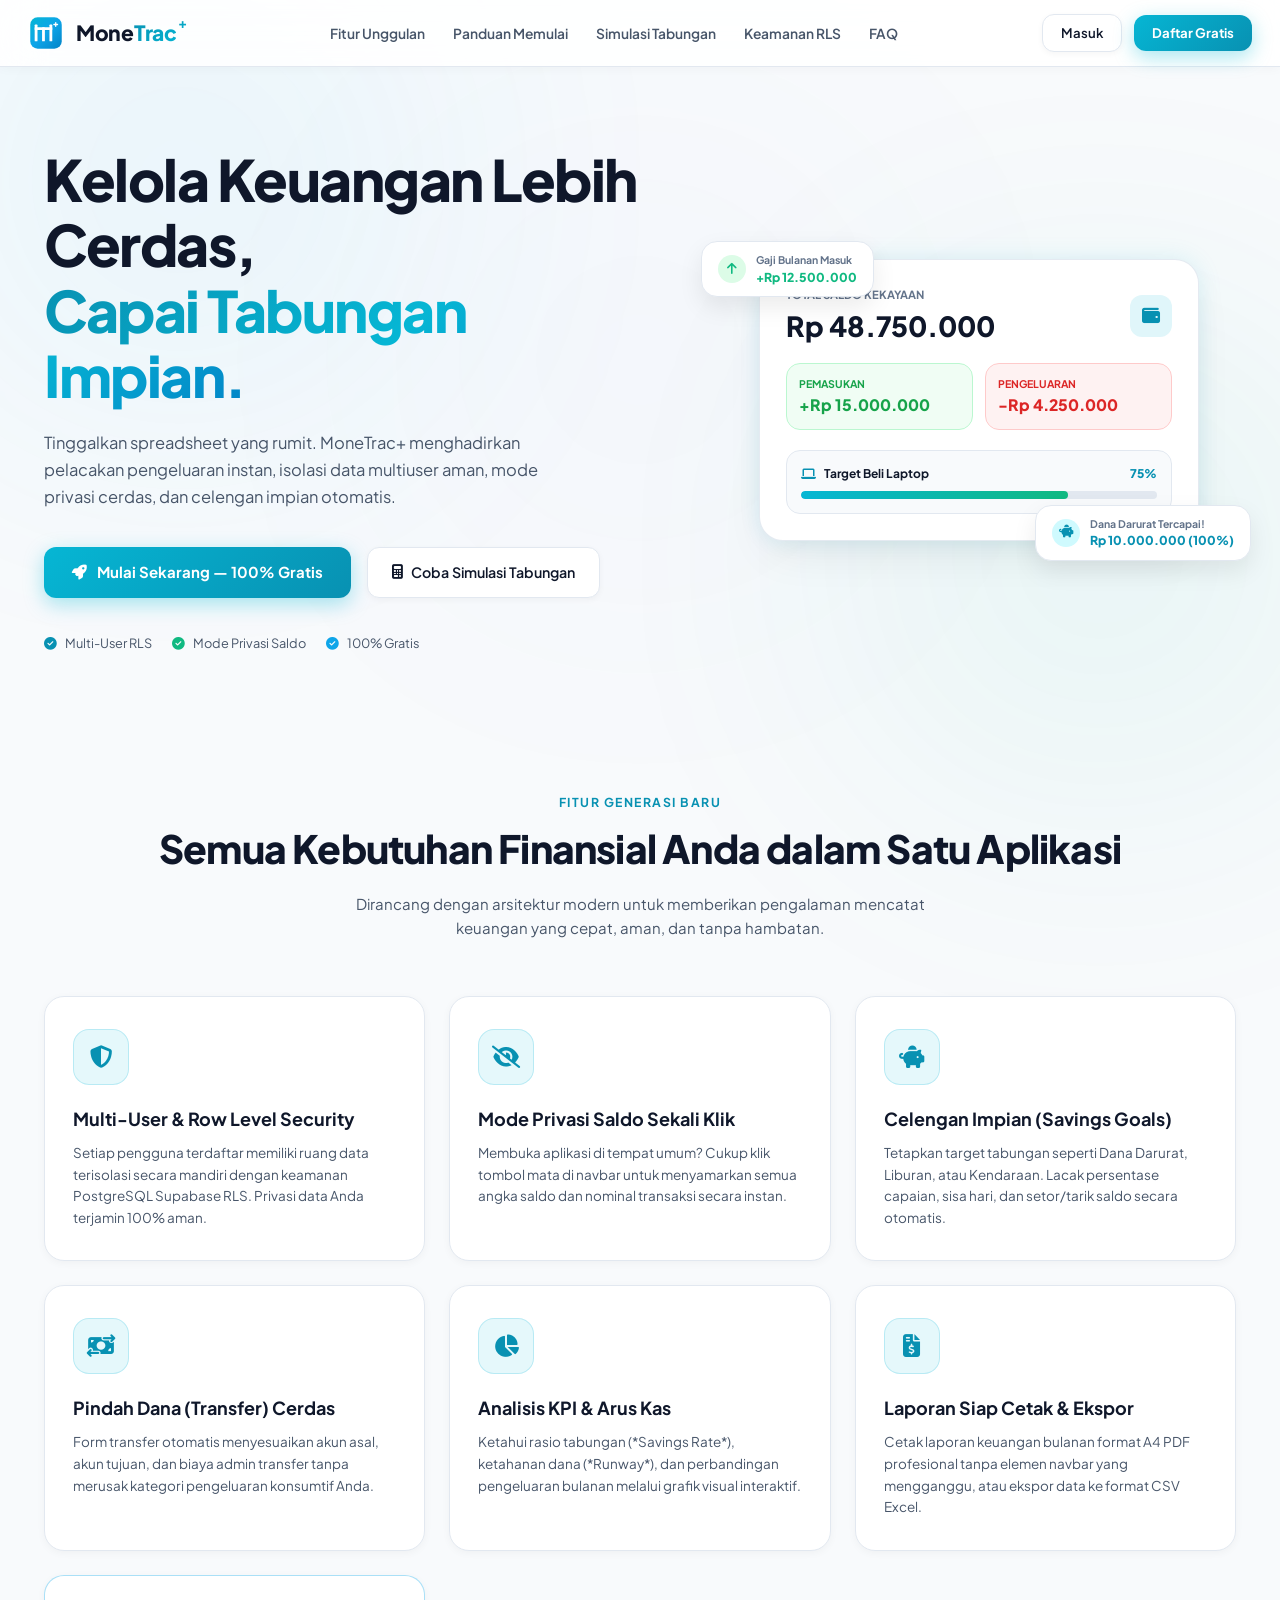
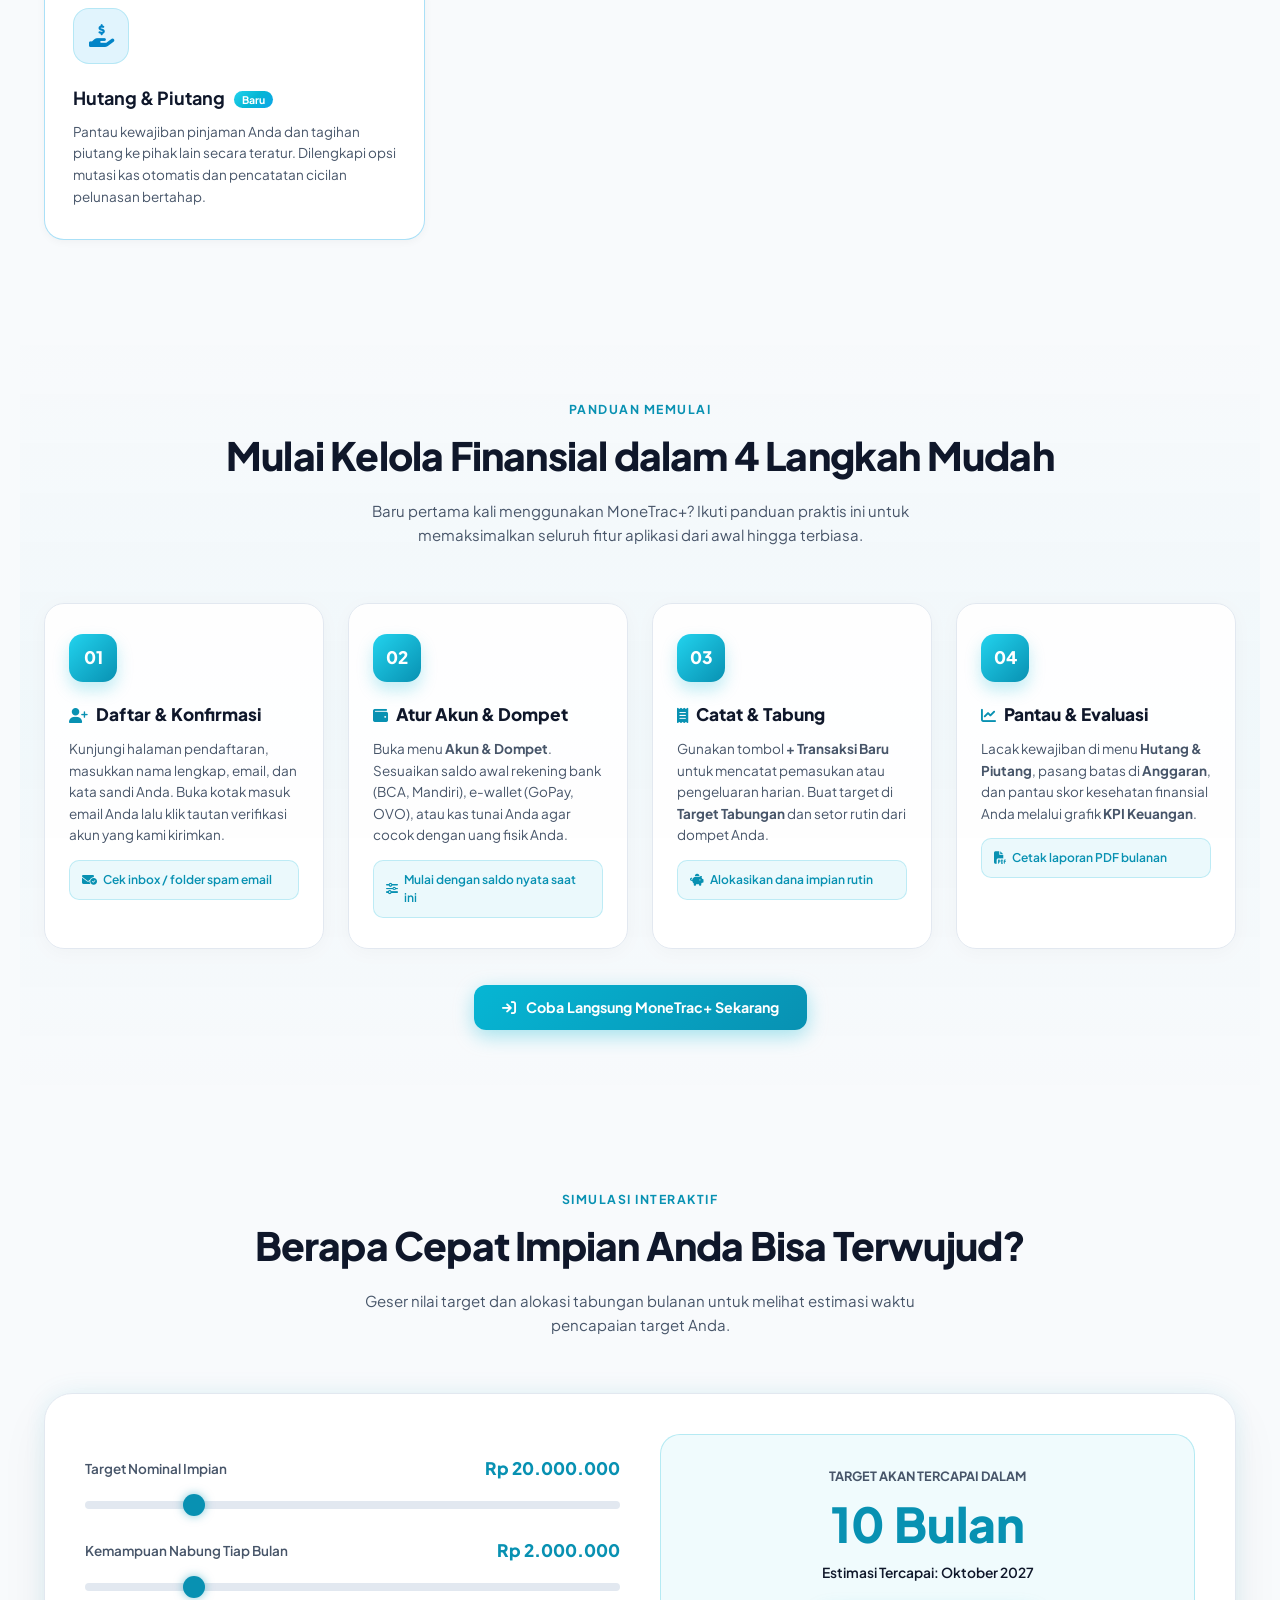
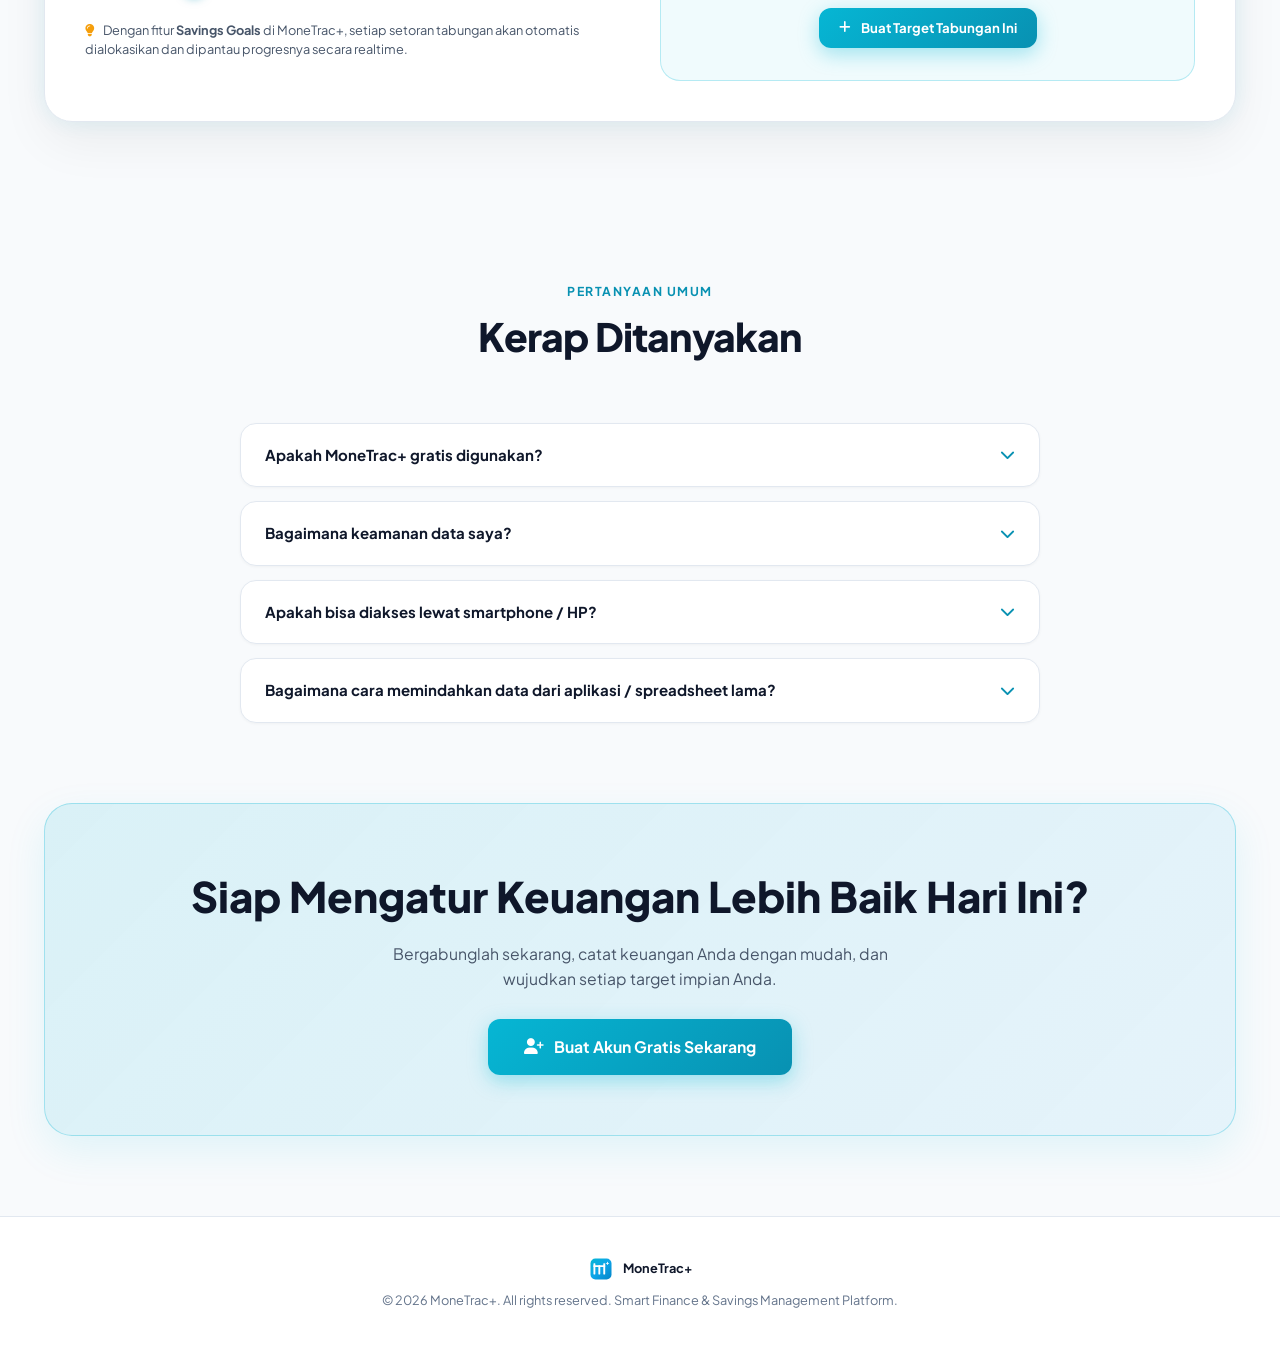
<file: index.html>
<!DOCTYPE html>
<html lang="id" data-theme="light">
<head>
  <meta charset="UTF-8">
  <meta name="viewport" content="width=device-width, initial-scale=1.0, maximum-scale=1.0, user-scalable=no">
  <title>MoneTrac+ — Aplikasi Manajemen Keuangan & Target Tabungan Modern</title>
  <meta name="description" content="Catat pengeluaran, pantau arus kas, dan capai target tabungan impian dengan aman, cerdas, dan menyenangkan bersama MoneTrac+.">

  <!-- Google Fonts -->
  <link rel="preconnect" href="https://fonts.googleapis.com">
  <link rel="preconnect" href="https://fonts.gstatic.com" crossorigin>
  <link href="https://fonts.googleapis.com/css2?family=Plus+Jakarta+Sans:wght@400;500;600;700;800;900&display=swap" rel="stylesheet">

  <!-- Font Awesome -->
  <link rel="stylesheet" href="https://cdnjs.cloudflare.com/ajax/libs/font-awesome/6.4.0/css/all.min.css">

  <!-- Favicon -->
  <link rel="icon" type="image/svg+xml" href="assets/img/favicon.svg">
  <link rel="alternate icon" href="assets/img/favicon.png">

  <!-- Stylesheets -->
  <link rel="stylesheet" href="assets/css/theme.css">
  <link rel="stylesheet" href="assets/css/style.css">
  <link rel="stylesheet" href="assets/css/responsive.css">

  <style>
    /* ==========================================================================
       LANDING PAGE — LIGHT THEME & FRESH AQUA AESTHETICS
       ========================================================================== */
    :root {
      --aqua-primary: #0891b2;
      --aqua-bright: #06b6d4;
      --aqua-light: #22d3ee;
      --text-dark: #0f172a;
      --text-sub: #475569;
      --text-mute: #64748b;
      --card-light-glass: rgba(255, 255, 255, 0.9);
      --border-light: #e2e8f0;
    }

    body {
      background-color: #f8fafc;
      color: var(--text-dark);
      overflow-x: hidden;
      font-family: 'Plus Jakarta Sans', sans-serif;
    }

    /* Ambient Animated Soft Radiant Aurora Lights */
    .ambient-glow {
      position: fixed;
      width: 600px;
      height: 600px;
      border-radius: 50%;
      filter: blur(140px);
      pointer-events: none;
      z-index: 0;
      opacity: 0.45;
      animation: floatGlowLight 14s infinite alternate ease-in-out;
    }
    .glow-top-left {
      top: -120px;
      left: -120px;
      background: radial-gradient(circle, rgba(6, 182, 212, 0.35), rgba(56, 189, 248, 0.2), transparent 70%);
    }
    .glow-bottom-right {
      bottom: 5%;
      right: -120px;
      background: radial-gradient(circle, rgba(14, 165, 233, 0.25), rgba(16, 185, 129, 0.2), transparent 70%);
      animation-delay: -7s;
    }
    .glow-center {
      top: 40%;
      left: 50%;
      transform: translate(-50%, -50%);
      background: radial-gradient(circle, rgba(6, 182, 212, 0.15), rgba(99, 102, 241, 0.1), transparent 70%);
      opacity: 0.35;
    }

    @keyframes floatGlowLight {
      0% { transform: translate(0, 0) scale(1); }
      100% { transform: translate(50px, 40px) scale(1.1); }
    }

    /* Landing Header Navigation (Light Glassmorphism) */
    .landing-header {
      position: sticky;
      top: 0;
      width: 100%;
      z-index: 999;
      background: rgba(255, 255, 255, 0.88);
      backdrop-filter: blur(20px);
      -webkit-backdrop-filter: blur(20px);
      border-bottom: 1px solid var(--border-light);
      padding: 14px 28px;
      box-shadow: 0 2px 10px rgba(0, 0, 0, 0.03);
    }
    .landing-nav-container {
      max-width: 1240px;
      margin: 0 auto;
      display: flex;
      align-items: center;
      justify-content: space-between;
    }
    .landing-brand {
      display: flex;
      align-items: center;
      gap: 12px;
      text-decoration: none;
    }
    .brand-text-light {
      font-size: 1.4rem;
      font-weight: 800;
      color: #0f172a;
      letter-spacing: -0.5px;
      display: inline-flex;
      align-items: center;
    }
    .brand-text-light .brand-accent {
      background: linear-gradient(135deg, #0891b2 0%, #06b6d4 100%);
      -webkit-background-clip: text;
      -webkit-text-fill-color: transparent;
      margin-left: 1px;
    }
    .brand-text-light .brand-plus {
      background: linear-gradient(135deg, #0891b2 0%, #06b6d4 100%);
      -webkit-background-clip: text;
      -webkit-text-fill-color: transparent;
      font-weight: 900;
      font-size: 0.72em;
      vertical-align: super;
      margin-left: 2px;
      line-height: 1;
      display: inline-block;
      transform: translateY(-0.3em);
    }

    .landing-nav-links {
      display: flex;
      align-items: center;
      gap: 28px;
      list-style: none;
    }
    .landing-nav-links a {
      color: #475569;
      font-weight: 600;
      font-size: 0.92rem;
      transition: all 0.2s ease;
      text-decoration: none;
    }
    .landing-nav-links a:hover {
      color: #0891b2;
    }
    .landing-nav-cta {
      display: flex;
      align-items: center;
      gap: 12px;
    }

    /* Hero Section */
    .hero-section {
      position: relative;
      padding: 80px 24px 60px;
      max-width: 1240px;
      margin: 0 auto;
      display: grid;
      grid-template-columns: 1.1fr 0.9fr;
      gap: 48px;
      align-items: center;
      z-index: 1;
    }

    .hero-badge {
      display: inline-flex;
      align-items: center;
      gap: 8px;
      background: rgba(6, 182, 212, 0.1);
      border: 1px solid rgba(6, 182, 212, 0.3);
      color: #0891b2;
      padding: 6px 16px;
      border-radius: 999px;
      font-size: 0.82rem;
      font-weight: 700;
      margin-bottom: 20px;
      box-shadow: 0 2px 10px rgba(6, 182, 212, 0.15);
      animation: pulseBadgeLight 3s infinite alternate ease-in-out;
    }
    @keyframes pulseBadgeLight {
      0% { transform: scale(1); box-shadow: 0 2px 8px rgba(6, 182, 212, 0.15); }
      100% { transform: scale(1.02); box-shadow: 0 4px 16px rgba(6, 182, 212, 0.25); }
    }

    .hero-title {
      font-size: clamp(2.4rem, 5vw, 3.8rem);
      font-weight: 900;
      line-height: 1.15;
      letter-spacing: -1.5px;
      margin-bottom: 20px;
      color: #0f172a;
    }
    .gradient-text-aqua {
      background: linear-gradient(135deg, #0891b2 0%, #06b6d4 60%, #0284c7 100%);
      -webkit-background-clip: text;
      -webkit-text-fill-color: transparent;
    }

    .hero-description {
      font-size: 1.1rem;
      color: #475569;
      line-height: 1.65;
      margin-bottom: 36px;
      max-width: 520px;
    }

    .hero-buttons {
      display: flex;
      align-items: center;
      gap: 16px;
      flex-wrap: wrap;
    }

    .btn-glow-aqua {
      background: linear-gradient(135deg, #06b6d4 0%, #0891b2 100%);
      color: #ffffff;
      padding: 14px 28px;
      font-size: 1rem;
      font-weight: 700;
      border-radius: 12px;
      text-decoration: none;
      box-shadow: 0 6px 20px rgba(6, 182, 212, 0.35);
      transition: all 0.25s ease;
      display: inline-flex;
      align-items: center;
      gap: 10px;
      border: none;
      cursor: pointer;
    }
    .btn-glow-aqua:hover {
      transform: translateY(-2px);
      box-shadow: 0 10px 28px rgba(6, 182, 212, 0.5);
      background: linear-gradient(135deg, #0891b2 0%, #06b6d4 100%);
      color: #ffffff;
    }

    .btn-glass-secondary {
      background: #ffffff;
      border: 1px solid var(--border-light);
      color: #0f172a;
      padding: 14px 24px;
      font-size: 0.95rem;
      font-weight: 600;
      border-radius: 12px;
      text-decoration: none;
      transition: all 0.25s ease;
      display: inline-flex;
      align-items: center;
      gap: 8px;
      box-shadow: 0 2px 6px rgba(0, 0, 0, 0.04);
    }
    .btn-glass-secondary:hover {
      background: #f1f5f9;
      border-color: #0891b2;
      color: #0891b2;
      transform: translateY(-2px);
    }

    /* Hero Interactive 3D Floating Mockup Card */
    .hero-visual {
      position: relative;
      perspective: 1000px;
      display: flex;
      justify-content: center;
    }

    .mockup-card-main {
      background: #ffffff;
      border: 1px solid rgba(226, 232, 240, 0.9);
      border-radius: 24px;
      padding: 26px;
      width: 100%;
      max-width: 440px;
      box-shadow: 0 20px 45px -10px rgba(0, 0, 0, 0.08), 0 0 25px rgba(6, 182, 212, 0.12);
      animation: floatCardLight 6s infinite ease-in-out;
      transform-style: preserve-3d;
    }
    @keyframes floatCardLight {
      0% { transform: translateY(0px) rotateX(0deg) rotateY(0deg); }
      50% { transform: translateY(-10px) rotateX(1.5deg) rotateY(-1.5deg); }
      100% { transform: translateY(0px) rotateX(0deg) rotateY(0deg); }
    }

    /* Floating Chip Notification 1 */
    .floating-chip-1 {
      position: absolute;
      top: -18px;
      left: -20px;
      background: #ffffff;
      border: 1px solid #e2e8f0;
      color: #0f172a;
      padding: 10px 16px;
      border-radius: 16px;
      font-size: 0.82rem;
      font-weight: 700;
      display: flex;
      align-items: center;
      gap: 10px;
      box-shadow: 0 10px 25px rgba(0, 0, 0, 0.08);
      animation: floatChip1 5s infinite alternate ease-in-out;
      z-index: 10;
    }
    @keyframes floatChip1 {
      0% { transform: translateY(0) rotate(-2deg); }
      100% { transform: translateY(-8px) rotate(1deg); }
    }

    /* Floating Chip Notification 2 */
    .floating-chip-2 {
      position: absolute;
      bottom: -20px;
      right: -15px;
      background: #ffffff;
      border: 1px solid #e2e8f0;
      color: #0f172a;
      padding: 10px 16px;
      border-radius: 16px;
      font-size: 0.82rem;
      font-weight: 700;
      display: flex;
      align-items: center;
      gap: 10px;
      box-shadow: 0 10px 25px rgba(0, 0, 0, 0.08);
      animation: floatChip2 6s infinite alternate ease-in-out;
      z-index: 10;
    }
    @keyframes floatChip2 {
      0% { transform: translateY(0) rotate(2deg); }
      100% { transform: translateY(8px) rotate(-1deg); }
    }

    /* Section Container */
    .section-container {
      max-width: 1240px;
      margin: 0 auto;
      padding: 80px 24px;
      position: relative;
      z-index: 1;
    }

    .section-header {
      text-align: center;
      margin-bottom: 56px;
    }
    .section-tag {
      font-size: 0.82rem;
      font-weight: 700;
      text-transform: uppercase;
      letter-spacing: 1.5px;
      color: #0891b2;
      margin-bottom: 8px;
    }
    .section-title {
      font-size: clamp(1.8rem, 3.5vw, 2.6rem);
      font-weight: 800;
      letter-spacing: -0.8px;
      color: #0f172a;
      margin-bottom: 14px;
    }
    .section-desc {
      font-size: 1rem;
      color: #475569;
      max-width: 580px;
      margin: 0 auto;
      line-height: 1.6;
    }

    /* Feature Cards Grid (Light Mode) */
    .features-grid {
      display: grid;
      grid-template-columns: repeat(auto-fit, minmax(320px, 1fr));
      gap: 24px;
    }

    .feature-card {
      background: #ffffff;
      border: 1px solid var(--border-light);
      border-radius: 20px;
      padding: 32px 28px;
      transition: all 0.3s cubic-bezier(0.4, 0, 0.2, 1);
      position: relative;
      overflow: hidden;
      box-shadow: 0 2px 8px rgba(0, 0, 0, 0.04);
    }
    .feature-card::before {
      content: '';
      position: absolute;
      top: 0;
      left: 0;
      width: 100%;
      height: 3px;
      background: linear-gradient(90deg, #06b6d4, #0891b2);
      opacity: 0;
      transition: opacity 0.3s ease;
    }
    .feature-card:hover {
      transform: translateY(-6px);
      border-color: rgba(6, 182, 212, 0.4);
      box-shadow: 0 16px 32px -4px rgba(0, 0, 0, 0.08), 0 0 15px rgba(6, 182, 212, 0.15);
    }
    .feature-card:hover::before {
      opacity: 1;
    }

    .feature-icon-box {
      width: 56px;
      height: 56px;
      border-radius: 16px;
      background: rgba(6, 182, 212, 0.1);
      color: #0891b2;
      display: flex;
      align-items: center;
      justify-content: center;
      font-size: 1.5rem;
      margin-bottom: 20px;
      border: 1px solid rgba(6, 182, 212, 0.2);
      transition: all 0.3s ease;
    }
    .feature-card:hover .feature-icon-box {
      background: linear-gradient(135deg, #06b6d4, #0891b2);
      color: #ffffff;
      transform: scale(1.08) rotate(3deg);
      box-shadow: 0 6px 18px rgba(6, 182, 212, 0.35);
    }

    .feature-title {
      font-size: 1.2rem;
      font-weight: 700;
      color: #0f172a;
      margin-bottom: 10px;
    }
    .feature-desc {
      font-size: 0.9rem;
      color: #475569;
      line-height: 1.6;
    }

    /* Live Interactive Savings Calculator (Light Mode) */
    .calculator-box {
      background: #ffffff;
      border: 1px solid var(--border-light);
      border-radius: 28px;
      padding: 40px;
      box-shadow: 0 20px 50px rgba(0, 0, 0, 0.06), 0 0 25px rgba(6, 182, 212, 0.1);
      display: grid;
      grid-template-columns: 1fr 1fr;
      gap: 40px;
      align-items: center;
    }

    .slider-container {
      margin-bottom: 24px;
    }
    .slider-header {
      display: flex;
      justify-content: space-between;
      align-items: center;
      margin-bottom: 10px;
    }
    .slider-label {
      font-size: 0.9rem;
      color: #475569;
      font-weight: 600;
    }
    .slider-val {
      font-size: 1.15rem;
      font-weight: 800;
      color: #0891b2;
    }
    .range-slider {
      width: 100%;
      height: 8px;
      border-radius: 4px;
      background: #e2e8f0;
      outline: none;
      -webkit-appearance: none;
    }
    .range-slider::-webkit-slider-thumb {
      -webkit-appearance: none;
      width: 22px;
      height: 22px;
      border-radius: 50%;
      background: #0891b2;
      cursor: pointer;
      box-shadow: 0 0 10px rgba(8, 145, 178, 0.5);
      transition: all 0.15s ease;
    }
    .range-slider::-webkit-slider-thumb:hover {
      transform: scale(1.2);
    }

    .calc-result-card {
      background: rgba(6, 182, 212, 0.06);
      border: 1px solid rgba(6, 182, 212, 0.25);
      border-radius: 20px;
      padding: 32px;
      text-align: center;
      display: flex;
      flex-direction: column;
      align-items: center;
      justify-content: center;
      gap: 12px;
    }

    /* FAQ Section (Light Mode) */
    .faq-grid {
      max-width: 800px;
      margin: 0 auto;
      display: flex;
      flex-direction: column;
      gap: 14px;
    }
    .faq-item {
      background: #ffffff;
      border: 1px solid var(--border-light);
      border-radius: 16px;
      overflow: hidden;
      transition: all 0.25s ease;
      box-shadow: 0 1px 3px rgba(0, 0, 0, 0.04);
    }
    .faq-question {
      padding: 20px 24px;
      font-weight: 700;
      font-size: 1rem;
      color: #0f172a;
      display: flex;
      justify-content: space-between;
      align-items: center;
      cursor: pointer;
      user-select: none;
    }
    .faq-question i {
      color: #0891b2;
      transition: transform 0.3s ease;
    }
    .faq-answer {
      max-height: 0;
      overflow: hidden;
      padding: 0 24px;
      font-size: 0.92rem;
      color: #475569;
      line-height: 1.6;
      transition: all 0.3s ease;
    }
    .faq-item.active {
      border-color: rgba(6, 182, 212, 0.4);
      box-shadow: 0 4px 12px rgba(6, 182, 212, 0.08);
    }
    .faq-item.active .faq-question i {
      transform: rotate(180deg);
    }
    .faq-item.active .faq-answer {
      max-height: 200px;
      padding-bottom: 20px;
    }

    /* Big CTA Bottom Banner */
    .cta-banner {
      background: linear-gradient(135deg, rgba(6, 182, 212, 0.12) 0%, rgba(14, 165, 233, 0.08) 100%);
      border: 1px solid rgba(6, 182, 212, 0.3);
      border-radius: 28px;
      padding: 60px 40px;
      text-align: center;
      box-shadow: 0 15px 40px rgba(6, 182, 212, 0.1);
      position: relative;
      overflow: hidden;
    }

    /* Footer */
    .landing-footer {
      border-top: 1px solid var(--border-light);
      padding: 40px 24px;
      text-align: center;
      font-size: 0.85rem;
      color: #64748b;
      position: relative;
      z-index: 1;
      background: #ffffff;
    }

    @media (max-width: 900px) {
      .hero-section {
        grid-template-columns: 1fr;
        padding-top: 50px;
        text-align: center;
        gap: 40px;
      }
      .hero-description {
        margin: 0 auto 30px;
      }
      .hero-buttons {
        justify-content: center;
      }
      .calculator-box {
        grid-template-columns: 1fr;
        padding: 24px;
        gap: 28px;
      }
      .landing-nav-links {
        display: none;
      }
    }

    /* Step Cards & Onboarding Guide */
    .steps-grid {
      display: grid;
      grid-template-columns: repeat(auto-fit, minmax(260px, 1fr));
      gap: 24px;
      margin-top: 36px;
    }
    .step-card-landing {
      background: var(--card-light-glass);
      border: 1px solid var(--border-light);
      border-radius: 20px;
      padding: 30px 24px;
      position: relative;
      transition: all 0.3s cubic-bezier(0.16, 1, 0.3, 1);
      box-shadow: 0 4px 20px rgba(0, 0, 0, 0.03);
      display: flex;
      flex-direction: column;
    }
    .step-card-landing:hover {
      transform: translateY(-6px);
      box-shadow: 0 20px 35px rgba(6, 182, 212, 0.12);
      border-color: var(--aqua-bright);
    }
    .step-badge-num {
      width: 48px;
      height: 48px;
      border-radius: 14px;
      background: linear-gradient(135deg, var(--aqua-light), var(--aqua-primary));
      color: #ffffff;
      font-weight: 800;
      font-size: 1.15rem;
      display: flex;
      align-items: center;
      justify-content: center;
      margin-bottom: 20px;
      box-shadow: 0 8px 16px rgba(6, 182, 212, 0.25);
    }
    .step-card-title {
      font-size: 1.15rem;
      font-weight: 800;
      color: var(--text-dark);
      margin-bottom: 10px;
      display: flex;
      align-items: center;
      gap: 8px;
    }
    .step-card-desc {
      font-size: 0.9rem;
      color: var(--text-sub);
      line-height: 1.6;
    }
    .step-tip {
      margin-top: 14px;
      padding: 10px 12px;
      border-radius: 10px;
      background: rgba(6, 182, 212, 0.08);
      border: 1px solid rgba(6, 182, 212, 0.2);
      font-size: 0.8rem;
      color: var(--aqua-primary);
      font-weight: 600;
      display: flex;
      align-items: center;
      gap: 6px;
    }
  </style>
</head>
<body data-theme="light">
  <!-- Ambient Radiant Background Lights -->
  <div class="ambient-glow glow-top-left"></div>
  <div class="ambient-glow glow-bottom-right"></div>
  <div class="ambient-glow glow-center"></div>

  <!-- Header Navigation Bar -->
  <header class="landing-header">
    <div class="landing-nav-container">
      <a href="index.html" class="landing-brand">
        <img src="assets/img/logo-icon.svg" alt="MoneTrac+ Logo" style="width:36px;height:36px;border-radius:10px;">
        <div class="brand-text-light">Mone<span class="brand-accent">Trac</span><span class="brand-plus">+</span></div>
      </a>

      <ul class="landing-nav-links">
        <li><a href="#fitur">Fitur Unggulan</a></li>
        <li><a href="#panduan">Panduan Memulai</a></li>
        <li><a href="#simulasi">Simulasi Tabungan</a></li>
        <li><a href="#keamanan">Keamanan RLS</a></li>
        <li><a href="#faq">FAQ</a></li>
      </ul>

      <div class="landing-nav-cta">
        <a href="auth.html" class="btn-glass-secondary" style="padding:8px 18px;font-size:0.88rem;">Masuk</a>
        <a href="auth.html" class="btn-glow-aqua" style="padding:8px 18px;font-size:0.88rem;">Daftar Gratis</a>
      </div>
    </div>
  </header>

  <!-- Hero Section -->
  <section class="hero-section">
    <div>
      <h1 class="hero-title">
        Kelola Keuangan Lebih Cerdas, <br>
        <span class="gradient-text-aqua">Capai Tabungan Impian.</span>
      </h1>
      <p class="hero-description">
        Tinggalkan spreadsheet yang rumit. MoneTrac+ menghadirkan pelacakan pengeluaran instan, isolasi data multiuser aman, mode privasi cerdas, dan celengan impian otomatis.
      </p>

      <div class="hero-buttons">
        <a href="auth.html" class="btn-glow-aqua">
          <i class="fa-solid fa-rocket"></i> Mulai Sekarang — 100% Gratis
        </a>
        <a href="#simulasi" class="btn-glass-secondary">
          <i class="fa-solid fa-calculator"></i> Coba Simulasi Tabungan
        </a>
      </div>

      <div style="display:flex;align-items:center;gap:20px;margin-top:36px;color:#475569;font-size:0.85rem;flex-wrap:wrap;">
        <div><i class="fa-solid fa-circle-check" style="color:#0891b2;margin-right:6px;"></i> Multi-User RLS</div>
        <div><i class="fa-solid fa-circle-check" style="color:#10b981;margin-right:6px;"></i> Mode Privasi Saldo</div>
        <div><i class="fa-solid fa-circle-check" style="color:#0ea5e9;margin-right:6px;"></i> 100% Gratis</div>
      </div>
    </div>

    <!-- Interactive Hero 3D Mockup Visual -->
    <div class="hero-visual">
      <!-- Floating Chip 1: Income Notification -->
      <div class="floating-chip-1">
        <div style="width:28px;height:28px;border-radius:50%;background:#dcfce7;color:#10b981;display:flex;align-items:center;justify-content:center;font-size:0.85rem;">
          <i class="fa-solid fa-arrow-up"></i>
        </div>
        <div>
          <div style="font-size:0.7rem;color:#64748b;">Gaji Bulanan Masuk</div>
          <div style="font-weight:800;color:#10b981;">+Rp 12.500.000</div>
        </div>
      </div>

      <!-- Floating Chip 2: Savings Goal Achieved -->
      <div class="floating-chip-2">
        <div style="width:28px;height:28px;border-radius:50%;background:#cffafe;color:#0891b2;display:flex;align-items:center;justify-content:center;font-size:0.85rem;">
          <i class="fa-solid fa-piggy-bank"></i>
        </div>
        <div>
          <div style="font-size:0.7rem;color:#64748b;">Dana Darurat Tercapai!</div>
          <div style="font-weight:800;color:#0891b2;">Rp 10.000.000 (100%)</div>
        </div>
      </div>

      <!-- Main Mockup Card -->
      <div class="mockup-card-main">
        <div style="display:flex;justify-content:space-between;align-items:center;margin-bottom:16px;">
          <div>
            <div style="font-size:0.75rem;color:#64748b;font-weight:700;text-transform:uppercase;">Total Saldo Kekayaan</div>
            <div style="font-size:1.85rem;font-weight:900;color:#0f172a;margin-top:2px;">Rp 48.750.000</div>
          </div>
          <div style="width:42px;height:42px;border-radius:12px;background:rgba(6,182,212,0.12);color:#0891b2;display:flex;align-items:center;justify-content:center;font-size:1.2rem;">
            <i class="fa-solid fa-wallet"></i>
          </div>
        </div>

        <div style="display:grid;grid-template-columns: 1fr 1fr;gap:12px;margin-bottom:20px;">
          <div style="background:#f0fdf4;border:1px solid #bbf7d0;border-radius:14px;padding:12px;">
            <div style="font-size:0.7rem;color:#16a34a;font-weight:700;">PEMASUKAN</div>
            <div style="font-size:1.05rem;font-weight:800;color:#16a34a;margin-top:2px;">+Rp 15.000.000</div>
          </div>
          <div style="background:#fef2f2;border:1px solid #fecaca;border-radius:14px;padding:12px;">
            <div style="font-size:0.7rem;color:#dc2626;font-weight:700;">PENGELUARAN</div>
            <div style="font-size:1.05rem;font-weight:800;color:#dc2626;margin-top:2px;">-Rp 4.250.000</div>
          </div>
        </div>

        <!-- Mini Progress Goal -->
        <div style="background:#f8fafc;border:1px solid #e2e8f0;border-radius:14px;padding:14px;">
          <div style="display:flex;justify-content:space-between;font-size:0.8rem;margin-bottom:8px;">
            <span style="font-weight:700;color:#0f172a;"><i class="fa-solid fa-laptop" style="color:#0891b2;margin-right:6px;"></i> Target Beli Laptop</span>
            <span style="color:#0891b2;font-weight:800;">75%</span>
          </div>
          <div style="width:100%;height:8px;background:#e2e8f0;border-radius:99px;overflow:hidden;">
            <div style="width:75%;height:100%;background:linear-gradient(90deg,#06b6d4,#10b981);border-radius:99px;"></div>
          </div>
        </div>
      </div>
    </div>
  </section>

  <!-- Features Section -->
  <section id="fitur" class="section-container">
    <div class="section-header">
      <div class="section-tag">Fitur Generasi Baru</div>
      <h2 class="section-title">Semua Kebutuhan Finansial Anda dalam Satu Aplikasi</h2>
      <p class="section-desc">Dirancang dengan arsitektur modern untuk memberikan pengalaman mencatat keuangan yang cepat, aman, dan tanpa hambatan.</p>
    </div>

    <div class="features-grid">
      <!-- Feature 1 -->
      <div class="feature-card">
        <div class="feature-icon-box"><i class="fa-solid fa-shield-halved"></i></div>
        <h3 class="feature-title">Multi-User & Row Level Security</h3>
        <p class="feature-desc">Setiap pengguna terdaftar memiliki ruang data terisolasi secara mandiri dengan keamanan PostgreSQL Supabase RLS. Privasi data Anda terjamin 100% aman.</p>
      </div>

      <!-- Feature 2 -->
      <div class="feature-card">
        <div class="feature-icon-box"><i class="fa-solid fa-eye-slash"></i></div>
        <h3 class="feature-title">Mode Privasi Saldo Sekali Klik</h3>
        <p class="feature-desc">Membuka aplikasi di tempat umum? Cukup klik tombol mata di navbar untuk menyamarkan semua angka saldo dan nominal transaksi secara instan.</p>
      </div>

      <!-- Feature 3 -->
      <div class="feature-card">
        <div class="feature-icon-box"><i class="fa-solid fa-piggy-bank"></i></div>
        <h3 class="feature-title">Celengan Impian (Savings Goals)</h3>
        <p class="feature-desc">Tetapkan target tabungan seperti Dana Darurat, Liburan, atau Kendaraan. Lacak persentase capaian, sisa hari, dan setor/tarik saldo secara otomatis.</p>
      </div>

      <!-- Feature 4 -->
      <div class="feature-card">
        <div class="feature-icon-box"><i class="fa-solid fa-money-bill-transfer"></i></div>
        <h3 class="feature-title">Pindah Dana (Transfer) Cerdas</h3>
        <p class="feature-desc">Form transfer otomatis menyesuaikan akun asal, akun tujuan, dan biaya admin transfer tanpa merusak kategori pengeluaran konsumtif Anda.</p>
      </div>

      <!-- Feature 5 -->
      <div class="feature-card">
        <div class="feature-icon-box"><i class="fa-solid fa-chart-pie"></i></div>
        <h3 class="feature-title">Analisis KPI & Arus Kas</h3>
        <p class="feature-desc">Ketahui rasio tabungan (*Savings Rate*), ketahanan dana (*Runway*), dan perbandingan pengeluaran bulanan melalui grafik visual interaktif.</p>
      </div>

      <!-- Feature 6 -->
      <div class="feature-card">
        <div class="feature-icon-box"><i class="fa-solid fa-file-invoice-dollar"></i></div>
        <h3 class="feature-title">Laporan Siap Cetak & Ekspor</h3>
        <p class="feature-desc">Cetak laporan keuangan bulanan format A4 PDF profesional tanpa elemen navbar yang mengganggu, atau ekspor data ke format CSV Excel.</p>
      </div>

      <!-- Feature (BARU): Hutang & Piutang -->
      <div class="feature-card" style="border-color: rgba(14, 165, 233, 0.35);">
        <div class="feature-icon-box" style="background: rgba(14, 165, 233, 0.12); color: #0284c7;"><i class="fa-solid fa-hand-holding-dollar"></i></div>
        <h3 class="feature-title">Hutang & Piutang <span style="font-size:0.7rem;background:var(--accent-gradient);color:#fff;padding:2px 8px;border-radius:99px;margin-left:6px;vertical-align:middle;">Baru</span></h3>
        <p class="feature-desc">Pantau kewajiban pinjaman Anda dan tagihan piutang ke pihak lain secara teratur. Dilengkapi opsi mutasi kas otomatis dan pencatatan cicilan pelunasan bertahap.</p>
      </div>
    </div>
  </section>
  <!-- Guide & Onboarding Section -->
  <section id="panduan" class="section-container" style="background: linear-gradient(180deg, transparent 0%, rgba(6, 182, 212, 0.03) 50%, transparent 100%);">
    <div class="section-header">
      <div class="section-tag">Panduan Memulai</div>
      <h2 class="section-title">Mulai Kelola Finansial dalam 4 Langkah Mudah</h2>
      <p class="section-desc">Baru pertama kali menggunakan MoneTrac+? Ikuti panduan praktis ini untuk memaksimalkan seluruh fitur aplikasi dari awal hingga terbiasa.</p>
    </div>

    <div class="steps-grid">
      <!-- Step 1 -->
      <div class="step-card-landing">
        <div class="step-badge-num">01</div>
        <h3 class="step-card-title"><i class="fa-solid fa-user-plus" style="color:var(--aqua-primary);font-size:1rem;"></i> Daftar & Konfirmasi</h3>
        <p class="step-card-desc">Kunjungi halaman pendaftaran, masukkan nama lengkap, email, dan kata sandi Anda. Buka kotak masuk email Anda lalu klik tautan verifikasi akun yang kami kirimkan.</p>
        <div class="step-tip"><i class="fa-solid fa-envelope-circle-check"></i> Cek inbox / folder spam email</div>
      </div>

      <!-- Step 2 -->
      <div class="step-card-landing">
        <div class="step-badge-num">02</div>
        <h3 class="step-card-title"><i class="fa-solid fa-wallet" style="color:var(--aqua-primary);font-size:1rem;"></i> Atur Akun & Dompet</h3>
        <p class="step-card-desc">Buka menu <strong>Akun & Dompet</strong>. Sesuaikan saldo awal rekening bank (BCA, Mandiri), e-wallet (GoPay, OVO), atau kas tunai Anda agar cocok dengan uang fisik Anda.</p>
        <div class="step-tip"><i class="fa-solid fa-sliders"></i> Mulai dengan saldo nyata saat ini</div>
      </div>

      <!-- Step 3 -->
      <div class="step-card-landing">
        <div class="step-badge-num">03</div>
        <h3 class="step-card-title"><i class="fa-solid fa-receipt" style="color:var(--aqua-primary);font-size:1rem;"></i> Catat & Tabung</h3>
        <p class="step-card-desc">Gunakan tombol <strong>+ Transaksi Baru</strong> untuk mencatat pemasukan atau pengeluaran harian. Buat target di <strong>Target Tabungan</strong> dan setor rutin dari dompet Anda.</p>
        <div class="step-tip"><i class="fa-solid fa-piggy-bank"></i> Alokasikan dana impian rutin</div>
      </div>

      <!-- Step 4 -->
      <div class="step-card-landing">
        <div class="step-badge-num">04</div>
        <h3 class="step-card-title"><i class="fa-solid fa-chart-line" style="color:var(--aqua-primary);font-size:1rem;"></i> Pantau & Evaluasi</h3>
        <p class="step-card-desc">Lacak kewajiban di menu <strong>Hutang & Piutang</strong>, pasang batas di <strong>Anggaran</strong>, dan pantau skor kesehatan finansial Anda melalui grafik <strong>KPI Keuangan</strong>.</p>
        <div class="step-tip"><i class="fa-solid fa-file-pdf"></i> Cetak laporan PDF bulanan</div>
      </div>
    </div>

    <div style="margin-top:36px;text-align:center;">
      <a href="auth.html" class="btn-glow-aqua" style="display:inline-flex;padding:12px 28px;font-size:0.95rem;">
        <i class="fa-solid fa-arrow-right-to-bracket"></i> Coba Langsung MoneTrac+ Sekarang
      </a>
    </div>
  </section>
  <!-- Interactive Savings Calculator Section -->
  <section id="simulasi" class="section-container">
    <div class="section-header">
      <div class="section-tag">Simulasi Interaktif</div>
      <h2 class="section-title">Berapa Cepat Impian Anda Bisa Terwujud?</h2>
      <p class="section-desc">Geser nilai target dan alokasi tabungan bulanan untuk melihat estimasi waktu pencapaian target Anda.</p>
    </div>

    <div class="calculator-box">
      <div>
        <div class="slider-container">
          <div class="slider-header">
            <span class="slider-label">Target Nominal Impian</span>
            <span class="slider-val" id="calc-target-val">Rp 20.000.000</span>
          </div>
          <input type="range" min="1000000" max="100000000" step="1000000" value="20000000" class="range-slider" id="calc-target-slider" oninput="updateCalculator()">
        </div>

        <div class="slider-container">
          <div class="slider-header">
            <span class="slider-label">Kemampuan Nabung Tiap Bulan</span>
            <span class="slider-val" id="calc-monthly-val">Rp 2.000.000</span>
          </div>
          <input type="range" min="100000" max="10000000" step="100000" value="2000000" class="range-slider" id="calc-monthly-slider" oninput="updateCalculator()">
        </div>

        <div style="font-size:0.85rem;color:#475569;line-height:1.5;">
          <i class="fa-solid fa-lightbulb" style="color:#f59e0b;margin-right:6px;"></i> Dengan fitur <strong>Savings Goals</strong> di MoneTrac+, setiap setoran tabungan akan otomatis dialokasikan dan dipantau progresnya secara realtime.
        </div>
      </div>

      <div class="calc-result-card">
        <div style="font-size:0.85rem;color:#475569;text-transform:uppercase;font-weight:700;">Target Akan Tercapai Dalam</div>
        <div style="font-size:3.2rem;font-weight:900;color:#0891b2;line-height:1.1;" id="calc-result-months">10 Bulan</div>
        <div style="font-size:0.92rem;color:#0f172a;font-weight:600;" id="calc-result-date">Estimasi: Juni 2027</div>
        <a href="auth.html" class="btn-glow-aqua" style="margin-top:12px;padding:10px 20px;font-size:0.88rem;">
          <i class="fa-solid fa-plus"></i> Buat Target Tabungan Ini
        </a>
      </div>
    </div>
  </section>

  <!-- FAQ Section -->
  <section id="faq" class="section-container">
    <div class="section-header">
      <div class="section-tag">Pertanyaan Umum</div>
      <h2 class="section-title">Kerap Ditanyakan</h2>
    </div>

    <div class="faq-grid">
      <div class="faq-item" onclick="toggleFaq(this)">
        <div class="faq-question">
          <span>Apakah MoneTrac+ gratis digunakan?</span>
          <i class="fa-solid fa-chevron-down"></i>
        </div>
        <div class="faq-answer">
          Ya, MoneTrac+ dapat digunakan 100% gratis tanpa biaya langganan apa pun. Anda bisa langsung mendaftar dan mulai mencatat keuangan serta membuat target tabungan impian Anda.
        </div>
      </div>

      <div class="faq-item" onclick="toggleFaq(this)">
        <div class="faq-question">
          <span>Bagaimana keamanan data saya?</span>
          <i class="fa-solid fa-chevron-down"></i>
        </div>
        <div class="faq-answer">
          MoneTrac+ menggunakan arsitektur Supabase PostgreSQL dengan Row Level Security (RLS). Artinya, data transaksi, saldo akun, dan target tabungan Anda dienkripsi dan hanya dapat diakses oleh akun Anda sendiri.
        </div>
      </div>

      <div class="faq-item" onclick="toggleFaq(this)">
        <div class="faq-question">
          <span>Apakah bisa diakses lewat smartphone / HP?</span>
          <i class="fa-solid fa-chevron-down"></i>
        </div>
        <div class="faq-answer">
          Tentu saja! MoneTrac+ dirancang 100% responsif dengan Mobile Bottom Navigation Bar khusus sehingga Anda bisa mencatat transaksi pengeluaran secara cepat di mana saja menggunakan smartphone.
        </div>
      </div>

      <div class="faq-item" onclick="toggleFaq(this)">
        <div class="faq-question">
          <span>Bagaimana cara memindahkan data dari aplikasi / spreadsheet lama?</span>
          <i class="fa-solid fa-chevron-down"></i>
        </div>
        <div class="faq-answer">
          Pada menu Pengaturan (Settings), tersedia fitur Alat Migrasi 1-Klik di mana Anda cukup menempelkan teks JSON data lama Anda untuk langsung diimpor ke database akun MoneTrac+ Anda.
        </div>
      </div>
    </div>
  </section>

  <!-- Bottom CTA Banner -->
  <section id="keamanan" class="section-container" style="padding-top:0;">
    <div class="cta-banner">
      <h2 style="font-size:clamp(1.8rem, 4vw, 2.8rem);font-weight:900;color:#0f172a;margin-bottom:14px;">
        Siap Mengatur Keuangan Lebih Baik Hari Ini?
      </h2>
      <p style="font-size:1.05rem;color:#475569;max-width:540px;margin:0 auto 28px;line-height:1.6;">
        Bergabunglah sekarang, catat keuangan Anda dengan mudah, dan wujudkan setiap target impian Anda.
      </p>
      <a href="auth.html" class="btn-glow-aqua" style="font-size:1.05rem;padding:16px 36px;">
        <i class="fa-solid fa-user-plus"></i> Buat Akun Gratis Sekarang
      </a>
    </div>
  </section>

  <!-- Footer -->
  <footer class="landing-footer">
    <div style="display:flex;align-items:center;justify-content:center;gap:10px;margin-bottom:10px;">
      <img src="assets/img/logo-icon.svg" alt="Logo" style="width:24px;height:24px;border-radius:6px;">
      <span style="font-weight:700;color:#0f172a;">MoneTrac+</span>
    </div>
    <p>© 2026 MoneTrac+. All rights reserved. Smart Finance & Savings Management Platform.</p>
  </footer>

  <script>
    function updateCalculator() {
      const target = Number(document.getElementById("calc-target-slider").value);
      const monthly = Number(document.getElementById("calc-monthly-slider").value);

      document.getElementById("calc-target-val").textContent = new Intl.NumberFormat("id-ID", { style: "currency", currency: "IDR", maximumFractionDigits: 0 }).format(target);
      document.getElementById("calc-monthly-val").textContent = new Intl.NumberFormat("id-ID", { style: "currency", currency: "IDR", maximumFractionDigits: 0 }).format(monthly);

      const months = Math.max(1, Math.ceil(target / monthly));
      document.getElementById("calc-result-months").textContent = `${months} Bulan`;

      const targetDate = new Date();
      targetDate.setMonth(targetDate.getMonth() + months);
      const monthsIndo = ["Januari", "Februari", "Maret", "April", "Mei", "Juni", "Juli", "Agustus", "September", "Oktober", "November", "Desember"];
      document.getElementById("calc-result-date").textContent = `Estimasi Tercapai: ${monthsIndo[targetDate.getMonth()]} ${targetDate.getFullYear()}`;
    }

    function toggleFaq(element) {
      const isActive = element.classList.contains("active");
      document.querySelectorAll(".faq-item").forEach(item => item.classList.remove("active"));
      if (!isActive) {
        element.classList.add("active");
      }
    }

    document.querySelectorAll('a[href^="#"]').forEach(anchor => {
      anchor.addEventListener('click', function (e) {
        e.preventDefault();
        const target = document.querySelector(this.getAttribute('href'));
        if (target) {
          target.scrollIntoView({ behavior: 'smooth', block: 'start' });
        }
      });
    });

    document.addEventListener("DOMContentLoaded", () => {
      updateCalculator();
    });
  </script>
</body>
</html>
</file>
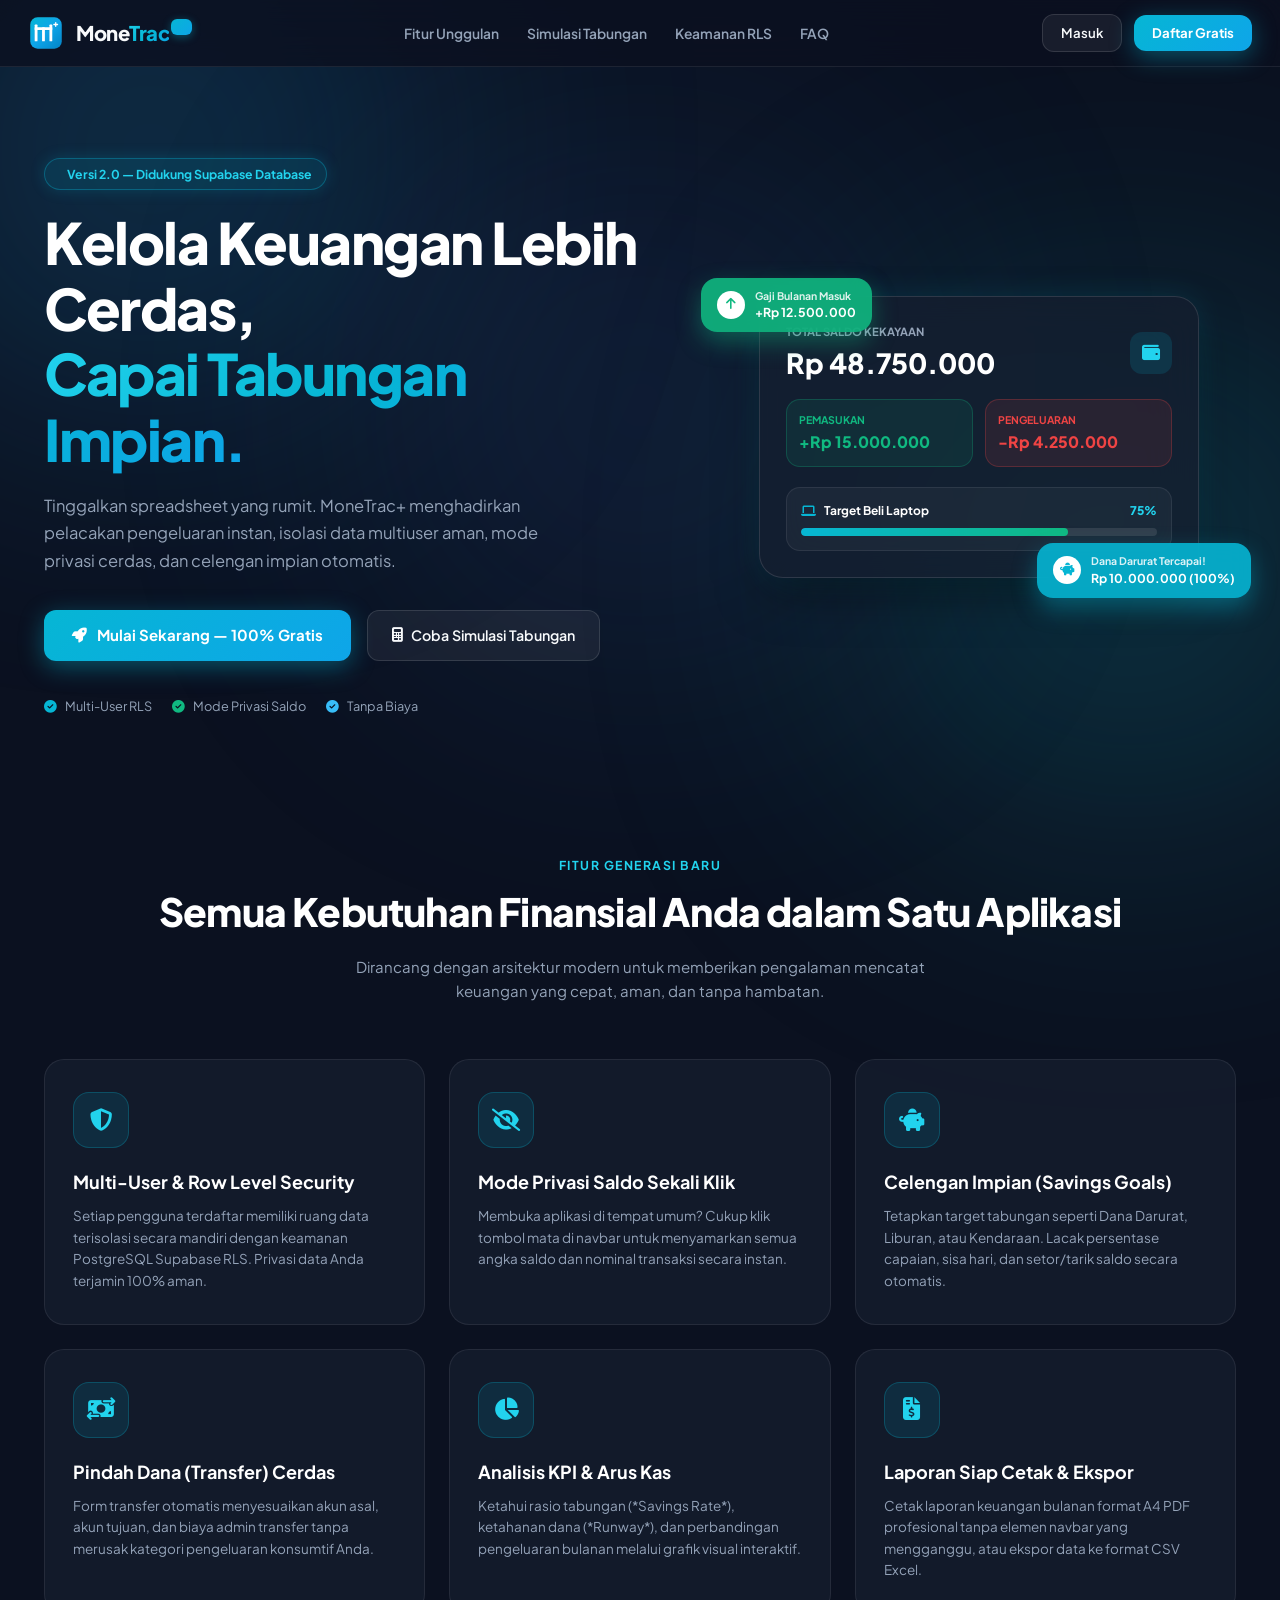
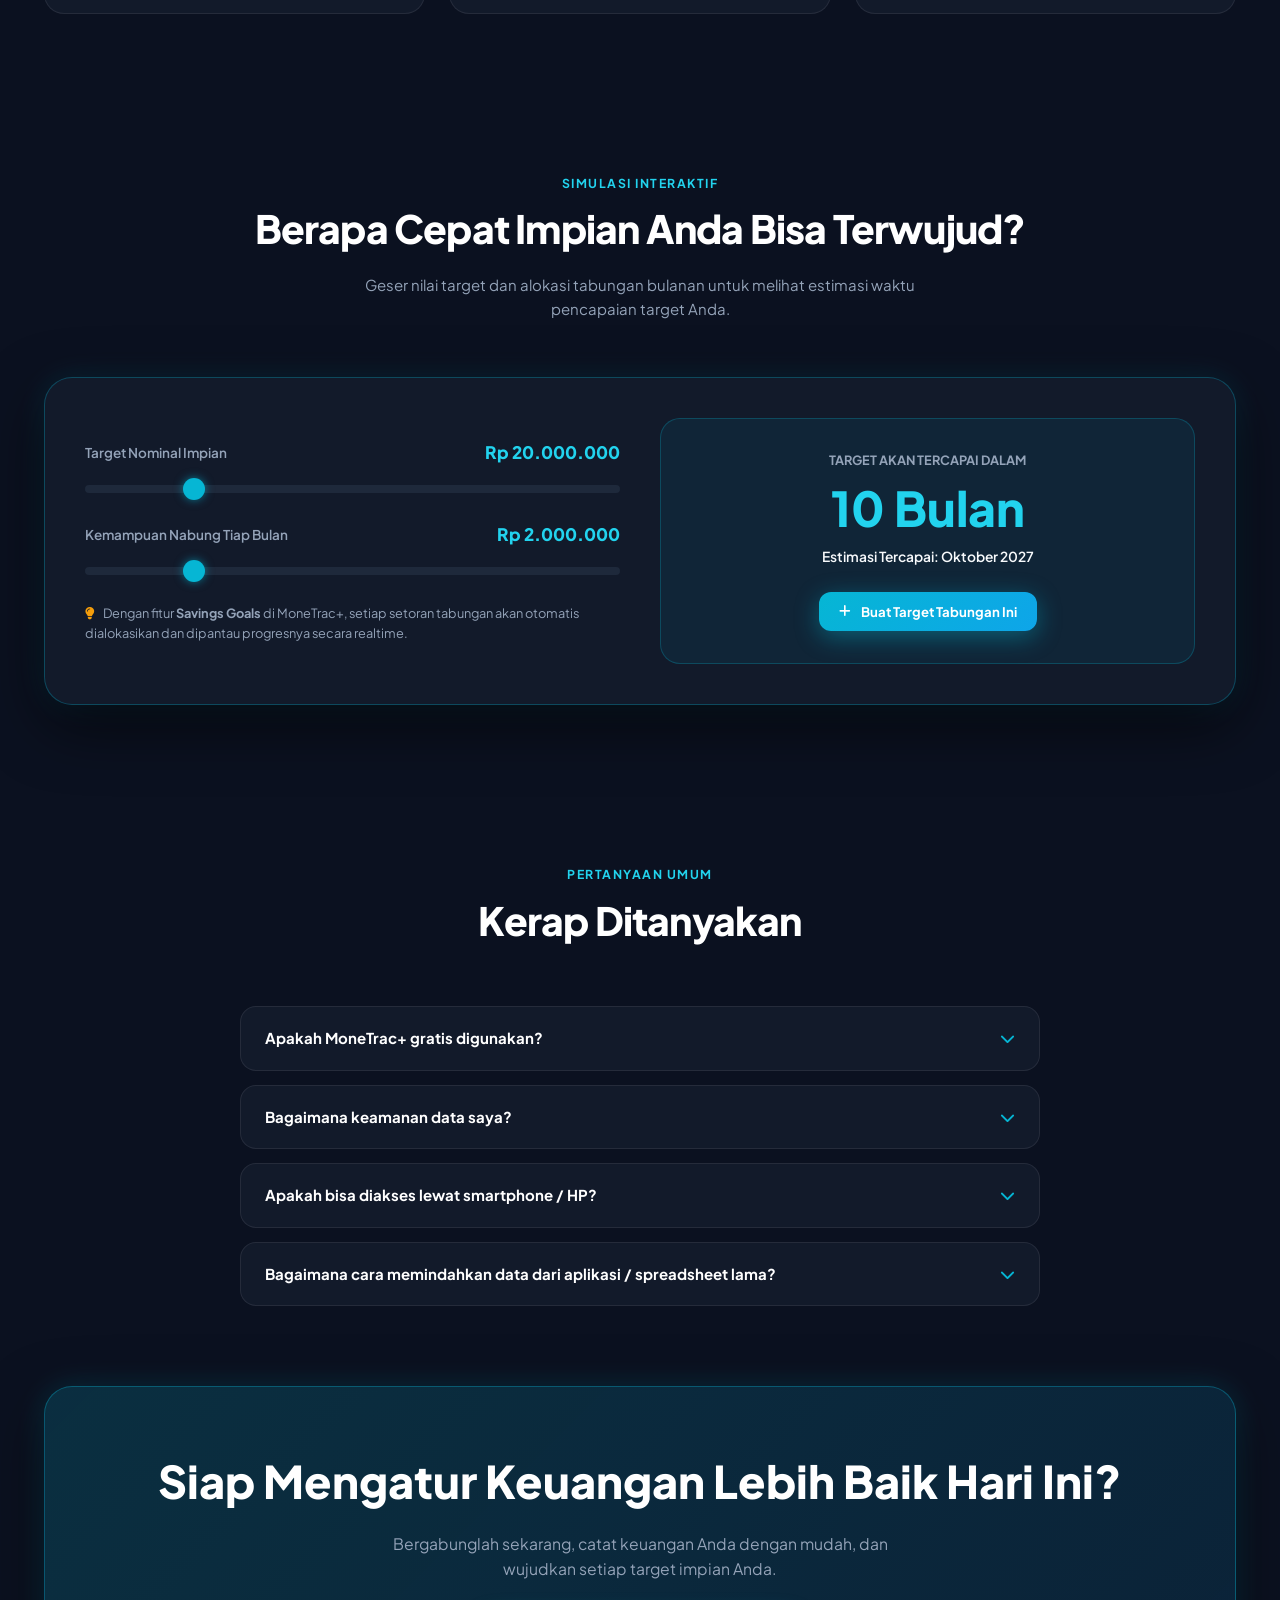
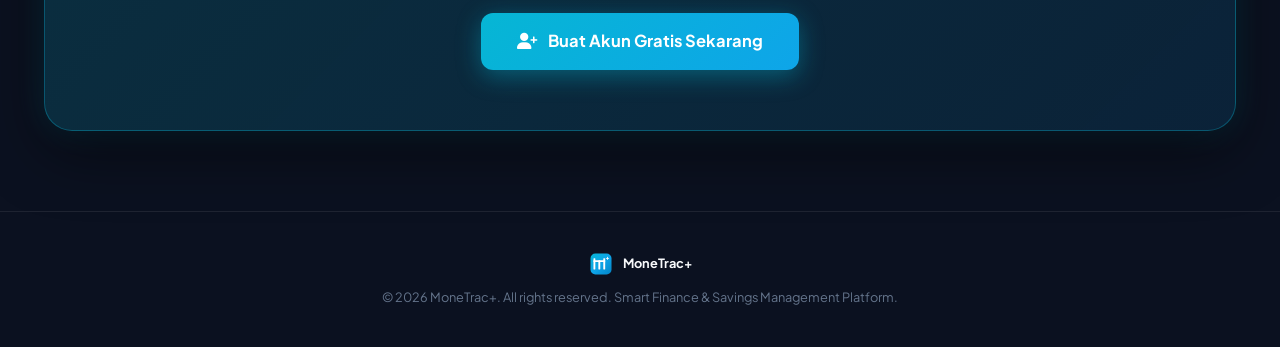
<file: landing.html>
<!DOCTYPE html>
<html lang="id" data-theme="dark">
<head>
  <meta charset="UTF-8">
  <meta name="viewport" content="width=device-width, initial-scale=1.0, maximum-scale=1.0, user-scalable=no">
  <title>MoneTrac+ — Aplikasi Manajemen Keuangan & Target Tabungan Modern</title>
  <meta name="description" content="Catat pengeluaran, pantau arus kas, dan capai target tabungan impian dengan aman, cerdas, dan menyenangkan bersama MoneTrac+.">

  <!-- Google Fonts -->
  <link rel="preconnect" href="https://fonts.googleapis.com">
  <link rel="preconnect" href="https://fonts.gstatic.com" crossorigin>
  <link href="https://fonts.googleapis.com/css2?family=Plus+Jakarta+Sans:wght@400;500;600;700;800;900&display=swap" rel="stylesheet">

  <!-- Font Awesome -->
  <link rel="stylesheet" href="https://cdnjs.cloudflare.com/ajax/libs/font-awesome/6.4.0/css/all.min.css">

  <!-- Favicon -->
  <link rel="icon" type="image/svg+xml" href="assets/img/favicon.svg">
  <link rel="alternate icon" href="assets/img/favicon.png">

  <!-- Landing Stylesheets -->
  <link rel="stylesheet" href="assets/css/theme.css">
  <link rel="stylesheet" href="assets/css/style.css">
  <link rel="stylesheet" href="assets/css/responsive.css">

  <style>
    /* ==========================================================================
       LANDING PAGE SPECIFIC ANIMATIONS & GLASSMORPHISM
       ========================================================================== */
    :root {
      --aqua-glow: rgba(6, 182, 212, 0.4);
      --aqua-bright: #06b6d4;
      --aqua-light: #22d3ee;
      --navy-deep: #0b1120;
      --card-glass: rgba(22, 31, 48, 0.7);
    }

    body {
      background-color: var(--navy-deep);
      color: #f8fafc;
      overflow-x: hidden;
      font-family: 'Plus Jakarta Sans', sans-serif;
    }

    /* Ambient Animated Glow Spheres in Background */
    .ambient-glow {
      position: fixed;
      width: 500px;
      height: 500px;
      border-radius: 50%;
      filter: blur(140px);
      pointer-events: none;
      z-index: 0;
      opacity: 0.25;
      animation: floatGlow 12s infinite alternate ease-in-out;
    }
    .glow-top-left {
      top: -100px;
      left: -100px;
      background: radial-gradient(circle, #06b6d4, #3b82f6);
    }
    .glow-bottom-right {
      bottom: 10%;
      right: -100px;
      background: radial-gradient(circle, #0ea5e9, #10b981);
      animation-delay: -6s;
    }
    .glow-center {
      top: 45%;
      left: 50%;
      transform: translate(-50%, -50%);
      background: radial-gradient(circle, #6366f1, #06b6d4);
      opacity: 0.15;
    }

    @keyframes floatGlow {
      0% { transform: translate(0, 0) scale(1); }
      100% { transform: translate(40px, 60px) scale(1.15); }
    }

    /* Landing Header Navigation */
    .landing-header {
      position: sticky;
      top: 0;
      width: 100%;
      z-index: 999;
      background: rgba(11, 17, 32, 0.82);
      backdrop-filter: blur(20px);
      -webkit-backdrop-filter: blur(20px);
      border-bottom: 1px solid rgba(255, 255, 255, 0.08);
      padding: 14px 28px;
    }
    .landing-nav-container {
      max-width: 1240px;
      margin: 0 auto;
      display: flex;
      align-items: center;
      justify-content: space-between;
    }
    .landing-brand {
      display: flex;
      align-items: center;
      gap: 12px;
      text-decoration: none;
    }
    .landing-nav-links {
      display: flex;
      align-items: center;
      gap: 28px;
      list-style: none;
    }
    .landing-nav-links a {
      color: #94a3b8;
      font-weight: 600;
      font-size: 0.92rem;
      transition: all 0.2s ease;
      text-decoration: none;
    }
    .landing-nav-links a:hover {
      color: #22d3ee;
    }
    .landing-nav-cta {
      display: flex;
      align-items: center;
      gap: 12px;
    }

    /* Hero Section */
    .hero-section {
      position: relative;
      padding: 90px 24px 60px;
      max-width: 1240px;
      margin: 0 auto;
      display: grid;
      grid-template-columns: 1.1fr 0.9fr;
      gap: 48px;
      align-items: center;
      z-index: 1;
    }

    .hero-badge {
      display: inline-flex;
      align-items: center;
      gap: 8px;
      background: rgba(6, 182, 212, 0.12);
      border: 1px solid rgba(6, 182, 212, 0.35);
      color: #22d3ee;
      padding: 6px 14px;
      border-radius: 999px;
      font-size: 0.82rem;
      font-weight: 700;
      margin-bottom: 20px;
      box-shadow: 0 0 15px rgba(6, 182, 212, 0.2);
      animation: pulseBadge 3s infinite alternate ease-in-out;
    }
    @keyframes pulseBadge {
      0% { transform: scale(1); box-shadow: 0 0 10px rgba(6, 182, 212, 0.2); }
      100% { transform: scale(1.02); box-shadow: 0 0 20px rgba(6, 182, 212, 0.4); }
    }

    .hero-title {
      font-size: clamp(2.4rem, 5vw, 3.8rem);
      font-weight: 900;
      line-height: 1.15;
      letter-spacing: -1.5px;
      margin-bottom: 20px;
      color: #ffffff;
    }
    .gradient-text-aqua {
      background: linear-gradient(135deg, #22d3ee 0%, #06b6d4 50%, #0ea5e9 100%);
      -webkit-background-clip: text;
      -webkit-text-fill-color: transparent;
    }

    .hero-description {
      font-size: 1.1rem;
      color: #94a3b8;
      line-height: 1.65;
      margin-bottom: 36px;
      max-width: 520px;
    }

    .hero-buttons {
      display: flex;
      align-items: center;
      gap: 16px;
      flex-wrap: wrap;
    }

    .btn-glow-aqua {
      background: linear-gradient(135deg, #06b6d4 0%, #0ea5e9 100%);
      color: #ffffff;
      padding: 14px 28px;
      font-size: 1rem;
      font-weight: 700;
      border-radius: 12px;
      text-decoration: none;
      box-shadow: 0 6px 24px rgba(6, 182, 212, 0.4);
      transition: all 0.25s ease;
      display: inline-flex;
      align-items: center;
      gap: 10px;
      border: none;
      cursor: pointer;
    }
    .btn-glow-aqua:hover {
      transform: translateY(-2px);
      box-shadow: 0 10px 30px rgba(6, 182, 212, 0.6);
      background: linear-gradient(135deg, #22d3ee 0%, #06b6d4 100%);
      color: #ffffff;
    }

    .btn-glass-secondary {
      background: rgba(255, 255, 255, 0.06);
      border: 1px solid rgba(255, 255, 255, 0.12);
      color: #f8fafc;
      padding: 14px 24px;
      font-size: 0.95rem;
      font-weight: 600;
      border-radius: 12px;
      text-decoration: none;
      transition: all 0.25s ease;
      display: inline-flex;
      align-items: center;
      gap: 8px;
    }
    .btn-glass-secondary:hover {
      background: rgba(255, 255, 255, 0.12);
      border-color: #22d3ee;
      transform: translateY(-2px);
      color: #22d3ee;
    }

    /* Hero Interactive 3D Floating Mockup Card */
    .hero-visual {
      position: relative;
      perspective: 1000px;
      display: flex;
      justify-content: center;
    }

    .mockup-card-main {
      background: var(--card-glass);
      backdrop-filter: blur(24px);
      -webkit-backdrop-filter: blur(24px);
      border: 1px solid rgba(255, 255, 255, 0.12);
      border-radius: 24px;
      padding: 26px;
      width: 100%;
      max-width: 440px;
      box-shadow: 0 20px 50px -10px rgba(0, 0, 0, 0.5), 0 0 30px rgba(6, 182, 212, 0.15);
      animation: floatCard 6s infinite ease-in-out;
      transform-style: preserve-3d;
    }
    @keyframes floatCard {
      0% { transform: translateY(0px) rotateX(0deg) rotateY(0deg); }
      50% { transform: translateY(-12px) rotateX(2deg) rotateY(-2deg); }
      100% { transform: translateY(0px) rotateX(0deg) rotateY(0deg); }
    }

    /* Floating Chip Notification 1 */
    .floating-chip-1 {
      position: absolute;
      top: -18px;
      left: -20px;
      background: rgba(16, 185, 129, 0.9);
      backdrop-filter: blur(12px);
      color: #ffffff;
      padding: 10px 16px;
      border-radius: 16px;
      font-size: 0.82rem;
      font-weight: 700;
      display: flex;
      align-items: center;
      gap: 10px;
      box-shadow: 0 10px 25px rgba(16, 185, 129, 0.4);
      animation: floatChip1 5s infinite alternate ease-in-out;
      z-index: 10;
    }
    @keyframes floatChip1 {
      0% { transform: translateY(0) rotate(-2deg); }
      100% { transform: translateY(-10px) rotate(1deg); }
    }

    /* Floating Chip Notification 2 */
    .floating-chip-2 {
      position: absolute;
      bottom: -20px;
      right: -15px;
      background: rgba(6, 182, 212, 0.9);
      backdrop-filter: blur(12px);
      color: #ffffff;
      padding: 10px 16px;
      border-radius: 16px;
      font-size: 0.82rem;
      font-weight: 700;
      display: flex;
      align-items: center;
      gap: 10px;
      box-shadow: 0 10px 25px rgba(6, 182, 212, 0.4);
      animation: floatChip2 6s infinite alternate ease-in-out;
      z-index: 10;
    }
    @keyframes floatChip2 {
      0% { transform: translateY(0) rotate(2deg); }
      100% { transform: translateY(12px) rotate(-1deg); }
    }

    /* Section Container */
    .section-container {
      max-width: 1240px;
      margin: 0 auto;
      padding: 80px 24px;
      position: relative;
      z-index: 1;
    }

    .section-header {
      text-align: center;
      margin-bottom: 56px;
    }
    .section-tag {
      font-size: 0.82rem;
      font-weight: 700;
      text-transform: uppercase;
      letter-spacing: 1.5px;
      color: #22d3ee;
      margin-bottom: 8px;
    }
    .section-title {
      font-size: clamp(1.8rem, 3.5vw, 2.6rem);
      font-weight: 800;
      letter-spacing: -0.8px;
      color: #ffffff;
      margin-bottom: 14px;
    }
    .section-desc {
      font-size: 1rem;
      color: #94a3b8;
      max-width: 580px;
      margin: 0 auto;
      line-height: 1.6;
    }

    /* Feature Cards Grid with Glow Hover */
    .features-grid {
      display: grid;
      grid-template-columns: repeat(auto-fit, minmax(320px, 1fr));
      gap: 24px;
    }

    .feature-card {
      background: var(--card-glass);
      border: 1px solid rgba(255, 255, 255, 0.08);
      border-radius: 20px;
      padding: 32px 28px;
      transition: all 0.3s cubic-bezier(0.4, 0, 0.2, 1);
      position: relative;
      overflow: hidden;
    }
    .feature-card::before {
      content: '';
      position: absolute;
      top: 0;
      left: 0;
      width: 100%;
      height: 3px;
      background: linear-gradient(90deg, #06b6d4, #3b82f6);
      opacity: 0;
      transition: opacity 0.3s ease;
    }
    .feature-card:hover {
      transform: translateY(-6px);
      border-color: rgba(6, 182, 212, 0.4);
      box-shadow: 0 15px 35px -5px rgba(0, 0, 0, 0.5), 0 0 20px rgba(6, 182, 212, 0.2);
    }
    .feature-card:hover::before {
      opacity: 1;
    }

    .feature-icon-box {
      width: 56px;
      height: 56px;
      border-radius: 16px;
      background: rgba(6, 182, 212, 0.12);
      color: #22d3ee;
      display: flex;
      align-items: center;
      justify-content: center;
      font-size: 1.5rem;
      margin-bottom: 20px;
      border: 1px solid rgba(6, 182, 212, 0.25);
      transition: all 0.3s ease;
    }
    .feature-card:hover .feature-icon-box {
      background: linear-gradient(135deg, #06b6d4, #0ea5e9);
      color: #ffffff;
      transform: scale(1.08) rotate(3deg);
      box-shadow: 0 6px 18px rgba(6, 182, 212, 0.4);
    }

    .feature-title {
      font-size: 1.2rem;
      font-weight: 700;
      color: #ffffff;
      margin-bottom: 10px;
    }
    .feature-desc {
      font-size: 0.9rem;
      color: #94a3b8;
      line-height: 1.6;
    }

    /* Live Interactive Savings Calculator */
    .calculator-box {
      background: var(--card-glass);
      border: 1px solid rgba(6, 182, 212, 0.3);
      border-radius: 28px;
      padding: 40px;
      box-shadow: 0 20px 60px rgba(0, 0, 0, 0.6), 0 0 30px rgba(6, 182, 212, 0.15);
      display: grid;
      grid-template-columns: 1fr 1fr;
      gap: 40px;
      align-items: center;
    }

    .slider-container {
      margin-bottom: 24px;
    }
    .slider-header {
      display: flex;
      justify-content: space-between;
      align-items: center;
      margin-bottom: 10px;
    }
    .slider-label {
      font-size: 0.9rem;
      color: #94a3b8;
      font-weight: 600;
    }
    .slider-val {
      font-size: 1.15rem;
      font-weight: 800;
      color: #22d3ee;
    }
    .range-slider {
      width: 100%;
      height: 8px;
      border-radius: 4px;
      background: #1e293b;
      outline: none;
      -webkit-appearance: none;
    }
    .range-slider::-webkit-slider-thumb {
      -webkit-appearance: none;
      width: 22px;
      height: 22px;
      border-radius: 50%;
      background: #06b6d4;
      cursor: pointer;
      box-shadow: 0 0 10px rgba(6, 182, 212, 0.6);
      transition: all 0.15s ease;
    }
    .range-slider::-webkit-slider-thumb:hover {
      transform: scale(1.2);
    }

    .calc-result-card {
      background: rgba(6, 182, 212, 0.08);
      border: 1px solid rgba(6, 182, 212, 0.25);
      border-radius: 20px;
      padding: 32px;
      text-align: center;
      display: flex;
      flex-direction: column;
      align-items: center;
      justify-content: center;
      gap: 12px;
    }

    /* FAQ Section */
    .faq-grid {
      max-width: 800px;
      margin: 0 auto;
      display: flex;
      flex-direction: column;
      gap: 14px;
    }
    .faq-item {
      background: var(--card-glass);
      border: 1px solid rgba(255, 255, 255, 0.08);
      border-radius: 16px;
      overflow: hidden;
      transition: all 0.25s ease;
    }
    .faq-question {
      padding: 20px 24px;
      font-weight: 700;
      font-size: 1rem;
      color: #ffffff;
      display: flex;
      justify-content: space-between;
      align-items: center;
      cursor: pointer;
      user-select: none;
    }
    .faq-question i {
      color: #06b6d4;
      transition: transform 0.3s ease;
    }
    .faq-answer {
      max-height: 0;
      overflow: hidden;
      padding: 0 24px;
      font-size: 0.92rem;
      color: #94a3b8;
      line-height: 1.6;
      transition: all 0.3s ease;
    }
    .faq-item.active {
      border-color: rgba(6, 182, 212, 0.35);
    }
    .faq-item.active .faq-question i {
      transform: rotate(180deg);
    }
    .faq-item.active .faq-answer {
      max-height: 200px;
      padding-bottom: 20px;
    }

    /* Big CTA Bottom Banner */
    .cta-banner {
      background: linear-gradient(135deg, rgba(6, 182, 212, 0.18) 0%, rgba(14, 165, 233, 0.12) 100%);
      border: 1px solid rgba(6, 182, 212, 0.35);
      border-radius: 28px;
      padding: 60px 40px;
      text-align: center;
      box-shadow: 0 20px 60px rgba(0, 0, 0, 0.5), 0 0 30px rgba(6, 182, 212, 0.2);
      position: relative;
      overflow: hidden;
    }

    /* Footer */
    .landing-footer {
      border-top: 1px solid rgba(255, 255, 255, 0.08);
      padding: 40px 24px;
      text-align: center;
      font-size: 0.85rem;
      color: #64748b;
      position: relative;
      z-index: 1;
    }

    /* Mobile Drawer */
    .mobile-menu-btn {
      display: none;
      background: transparent;
      border: none;
      color: #ffffff;
      font-size: 1.4rem;
      cursor: pointer;
    }

    /* Responsive */
    @media (max-width: 900px) {
      .hero-section {
        grid-template-columns: 1fr;
        padding-top: 50px;
        text-align: center;
        gap: 40px;
      }
      .hero-description {
        margin: 0 auto 30px;
      }
      .hero-buttons {
        justify-content: center;
      }
      .calculator-box {
        grid-template-columns: 1fr;
        padding: 24px;
        gap: 28px;
      }
      .landing-nav-links {
        display: none;
      }
      .mobile-menu-btn {
        display: block;
      }
    }
  </style>
</head>
<body>
  <!-- Ambient Animated Background Lights -->
  <div class="ambient-glow glow-top-left"></div>
  <div class="ambient-glow glow-bottom-right"></div>
  <div class="ambient-glow glow-center"></div>

  <!-- Header Navigation Bar -->
  <header class="landing-header">
    <div class="landing-nav-container">
      <a href="landing.html" class="landing-brand">
        <img src="assets/img/logo-icon.svg" alt="MoneTrac+ Logo" style="width:36px;height:36px;border-radius:10px;">
        <div class="brand-text" style="font-size:1.35rem;">Mone<span style="background:linear-gradient(135deg,#22d3ee 0%,#06b6d4 50%,#0ea5e9 100%);-webkit-background-clip:text;-webkit-text-fill-color:transparent;">Trac</span><span class="brand-plus" style="background:linear-gradient(135deg,#06b6d4,#0ea5e9);box-shadow:0 2px 8px rgba(6,182,212,0.4);font-size:0.75rem;padding:1px 6px;border-radius:6px;margin-left:4px;vertical-align:super;">+</span></div>
      </a>

      <ul class="landing-nav-links">
        <li><a href="#fitur">Fitur Unggulan</a></li>
        <li><a href="#simulasi">Simulasi Tabungan</a></li>
        <li><a href="#keamanan">Keamanan RLS</a></li>
        <li><a href="#faq">FAQ</a></li>
      </ul>

      <div class="landing-nav-cta">
        <a href="auth.html" class="btn-glass-secondary" style="padding:8px 18px;font-size:0.88rem;">Masuk</a>
        <a href="auth.html" class="btn-glow-aqua" style="padding:8px 18px;font-size:0.88rem;">Daftar Gratis</a>
      </div>
    </div>
  </header>

  <!-- Hero Section -->
  <section class="hero-section">
    <div>
      <div class="hero-badge">
        <i class="fa-solid fa-sparkles"></i> Versi 2.0 — Didukung Supabase Database
      </div>
      <h1 class="hero-title">
        Kelola Keuangan Lebih Cerdas, <br>
        <span class="gradient-text-aqua">Capai Tabungan Impian.</span>
      </h1>
      <p class="hero-description">
        Tinggalkan spreadsheet yang rumit. MoneTrac+ menghadirkan pelacakan pengeluaran instan, isolasi data multiuser aman, mode privasi cerdas, dan celengan impian otomatis.
      </p>

      <div class="hero-buttons">
        <a href="auth.html" class="btn-glow-aqua">
          <i class="fa-solid fa-rocket"></i> Mulai Sekarang — 100% Gratis
        </a>
        <a href="#simulasi" class="btn-glass-secondary">
          <i class="fa-solid fa-calculator"></i> Coba Simulasi Tabungan
        </a>
      </div>

      <div style="display:flex;align-items:center;gap:20px;margin-top:36px;color:#94a3b8;font-size:0.85rem;">
        <div><i class="fa-solid fa-circle-check" style="color:#06b6d4;margin-right:6px;"></i> Multi-User RLS</div>
        <div><i class="fa-solid fa-circle-check" style="color:#10b981;margin-right:6px;"></i> Mode Privasi Saldo</div>
        <div><i class="fa-solid fa-circle-check" style="color:#38bdf8;margin-right:6px;"></i> Tanpa Biaya</div>
      </div>
    </div>

    <!-- Interactive Hero 3D Mockup Visual -->
    <div class="hero-visual">
      <!-- Floating Chip 1: Income Notification -->
      <div class="floating-chip-1">
        <div style="width:28px;height:28px;border-radius:50%;background:#ffffff;color:#10b981;display:flex;align-items:center;justify-content:center;font-size:0.85rem;">
          <i class="fa-solid fa-arrow-up"></i>
        </div>
        <div>
          <div style="font-size:0.7rem;opacity:0.85;">Gaji Bulanan Masuk</div>
          <div>+Rp 12.500.000</div>
        </div>
      </div>

      <!-- Floating Chip 2: Savings Goal Achieved -->
      <div class="floating-chip-2">
        <div style="width:28px;height:28px;border-radius:50%;background:#ffffff;color:#06b6d4;display:flex;align-items:center;justify-content:center;font-size:0.85rem;">
          <i class="fa-solid fa-piggy-bank"></i>
        </div>
        <div>
          <div style="font-size:0.7rem;opacity:0.85;">Dana Darurat Tercapai!</div>
          <div>Rp 10.000.000 (100%)</div>
        </div>
      </div>

      <!-- Main Mockup Card -->
      <div class="mockup-card-main">
        <div style="display:flex;justify-content:space-between;align-items:center;margin-bottom:16px;">
          <div>
            <div style="font-size:0.75rem;color:#94a3b8;font-weight:700;text-transform:uppercase;">Total Saldo Kekayaan</div>
            <div style="font-size:1.85rem;font-weight:900;color:#ffffff;margin-top:2px;">Rp 48.750.000</div>
          </div>
          <div style="width:42px;height:42px;border-radius:12px;background:rgba(6,182,212,0.15);color:#22d3ee;display:flex;align-items:center;justify-content:center;font-size:1.2rem;">
            <i class="fa-solid fa-wallet"></i>
          </div>
        </div>

        <div style="display:grid;grid-template-columns: 1fr 1fr;gap:12px;margin-bottom:20px;">
          <div style="background:rgba(16,185,129,0.1);border:1px solid rgba(16,185,129,0.25);border-radius:14px;padding:12px;">
            <div style="font-size:0.7rem;color:#10b981;font-weight:700;">PEMASUKAN</div>
            <div style="font-size:1.05rem;font-weight:800;color:#10b981;margin-top:2px;">+Rp 15.000.000</div>
          </div>
          <div style="background:rgba(239,68,68,0.1);border:1px solid rgba(239,68,68,0.25);border-radius:14px;padding:12px;">
            <div style="font-size:0.7rem;color:#ef4444;font-weight:700;">PENGELUARAN</div>
            <div style="font-size:1.05rem;font-weight:800;color:#ef4444;margin-top:2px;">-Rp 4.250.000</div>
          </div>
        </div>

        <!-- Mini Progress Goal -->
        <div style="background:rgba(255,255,255,0.04);border:1px solid rgba(255,255,255,0.08);border-radius:14px;padding:14px;">
          <div style="display:flex;justify-content:space-between;font-size:0.8rem;margin-bottom:8px;">
            <span style="font-weight:700;color:#ffffff;"><i class="fa-solid fa-laptop" style="color:#06b6d4;margin-right:6px;"></i> Target Beli Laptop</span>
            <span style="color:#22d3ee;font-weight:800;">75%</span>
          </div>
          <div style="width:100%;height:8px;background:rgba(255,255,255,0.1);border-radius:99px;overflow:hidden;">
            <div style="width:75%;height:100%;background:linear-gradient(90deg,#06b6d4,#10b981);border-radius:99px;"></div>
          </div>
        </div>
      </div>
    </div>
  </section>

  <!-- Features Section -->
  <section id="fitur" class="section-container">
    <div class="section-header">
      <div class="section-tag">Fitur Generasi Baru</div>
      <h2 class="section-title">Semua Kebutuhan Finansial Anda dalam Satu Aplikasi</h2>
      <p class="section-desc">Dirancang dengan arsitektur modern untuk memberikan pengalaman mencatat keuangan yang cepat, aman, dan tanpa hambatan.</p>
    </div>

    <div class="features-grid">
      <!-- Feature 1 -->
      <div class="feature-card">
        <div class="feature-icon-box"><i class="fa-solid fa-shield-halved"></i></div>
        <h3 class="feature-title">Multi-User & Row Level Security</h3>
        <p class="feature-desc">Setiap pengguna terdaftar memiliki ruang data terisolasi secara mandiri dengan keamanan PostgreSQL Supabase RLS. Privasi data Anda terjamin 100% aman.</p>
      </div>

      <!-- Feature 2 -->
      <div class="feature-card">
        <div class="feature-icon-box"><i class="fa-solid fa-eye-slash"></i></div>
        <h3 class="feature-title">Mode Privasi Saldo Sekali Klik</h3>
        <p class="feature-desc">Membuka aplikasi di tempat umum? Cukup klik tombol mata di navbar untuk menyamarkan semua angka saldo dan nominal transaksi secara instan.</p>
      </div>

      <!-- Feature 3 -->
      <div class="feature-card">
        <div class="feature-icon-box"><i class="fa-solid fa-piggy-bank"></i></div>
        <h3 class="feature-title">Celengan Impian (Savings Goals)</h3>
        <p class="feature-desc">Tetapkan target tabungan seperti Dana Darurat, Liburan, atau Kendaraan. Lacak persentase capaian, sisa hari, dan setor/tarik saldo secara otomatis.</p>
      </div>

      <!-- Feature 4 -->
      <div class="feature-card">
        <div class="feature-icon-box"><i class="fa-solid fa-money-bill-transfer"></i></div>
        <h3 class="feature-title">Pindah Dana (Transfer) Cerdas</h3>
        <p class="feature-desc">Form transfer otomatis menyesuaikan akun asal, akun tujuan, dan biaya admin transfer tanpa merusak kategori pengeluaran konsumtif Anda.</p>
      </div>

      <!-- Feature 5 -->
      <div class="feature-card">
        <div class="feature-icon-box"><i class="fa-solid fa-chart-pie"></i></div>
        <h3 class="feature-title">Analisis KPI & Arus Kas</h3>
        <p class="feature-desc">Ketahui rasio tabungan (*Savings Rate*), ketahanan dana (*Runway*), dan perbandingan pengeluaran bulanan melalui grafik visual interaktif.</p>
      </div>

      <!-- Feature 6 -->
      <div class="feature-card">
        <div class="feature-icon-box"><i class="fa-solid fa-file-invoice-dollar"></i></div>
        <h3 class="feature-title">Laporan Siap Cetak & Ekspor</h3>
        <p class="feature-desc">Cetak laporan keuangan bulanan format A4 PDF profesional tanpa elemen navbar yang mengganggu, atau ekspor data ke format CSV Excel.</p>
      </div>
    </div>
  </section>

  <!-- Interactive Savings Calculator Section -->
  <section id="simulasi" class="section-container">
    <div class="section-header">
      <div class="section-tag">Simulasi Interaktif</div>
      <h2 class="section-title">Berapa Cepat Impian Anda Bisa Terwujud?</h2>
      <p class="section-desc">Geser nilai target dan alokasi tabungan bulanan untuk melihat estimasi waktu pencapaian target Anda.</p>
    </div>

    <div class="calculator-box">
      <div>
        <div class="slider-container">
          <div class="slider-header">
            <span class="slider-label">Target Nominal Impian</span>
            <span class="slider-val" id="calc-target-val">Rp 20.000.000</span>
          </div>
          <input type="range" min="1000000" max="100000000" step="1000000" value="20000000" class="range-slider" id="calc-target-slider" oninput="updateCalculator()">
        </div>

        <div class="slider-container">
          <div class="slider-header">
            <span class="slider-label">Kemampuan Nabung Tiap Bulan</span>
            <span class="slider-val" id="calc-monthly-val">Rp 2.000.000</span>
          </div>
          <input type="range" min="100000" max="10000000" step="100000" value="2000000" class="range-slider" id="calc-monthly-slider" oninput="updateCalculator()">
        </div>

        <div style="font-size:0.85rem;color:#94a3b8;line-height:1.5;">
          <i class="fa-solid fa-lightbulb" style="color:#f59e0b;margin-right:6px;"></i> Dengan fitur <strong>Savings Goals</strong> di MoneTrac+, setiap setoran tabungan akan otomatis dialokasikan dan dipantau progresnya secara realtime.
        </div>
      </div>

      <div class="calc-result-card">
        <div style="font-size:0.85rem;color:#94a3b8;text-transform:uppercase;font-weight:700;">Target Akan Tercapai Dalam</div>
        <div style="font-size:3.2rem;font-weight:900;color:#22d3ee;line-height:1.1;" id="calc-result-months">10 Bulan</div>
        <div style="font-size:0.92rem;color:#f8fafc;font-weight:600;" id="calc-result-date">Estimasi: Juni 2027</div>
        <a href="auth.html" class="btn-glow-aqua" style="margin-top:12px;padding:10px 20px;font-size:0.88rem;">
          <i class="fa-solid fa-plus"></i> Buat Target Tabungan Ini
        </a>
      </div>
    </div>
  </section>

  <!-- FAQ Section -->
  <section id="faq" class="section-container">
    <div class="section-header">
      <div class="section-tag">Pertanyaan Umum</div>
      <h2 class="section-title">Kerap Ditanyakan</h2>
    </div>

    <div class="faq-grid">
      <div class="faq-item" onclick="toggleFaq(this)">
        <div class="faq-question">
          <span>Apakah MoneTrac+ gratis digunakan?</span>
          <i class="fa-solid fa-chevron-down"></i>
        </div>
        <div class="faq-answer">
          Ya, MoneTrac+ dapat digunakan 100% gratis tanpa biaya langganan apa pun. Anda bisa langsung mendaftar dan mulai mencatat keuangan serta membuat target tabungan impian Anda.
        </div>
      </div>

      <div class="faq-item" onclick="toggleFaq(this)">
        <div class="faq-question">
          <span>Bagaimana keamanan data saya?</span>
          <i class="fa-solid fa-chevron-down"></i>
        </div>
        <div class="faq-answer">
          MoneTrac+ menggunakan arsitektur Supabase PostgreSQL dengan Row Level Security (RLS). Artinya, data transaksi, saldo akun, dan target tabungan Anda dienkripsi dan hanya dapat diakses oleh akun Anda sendiri.
        </div>
      </div>

      <div class="faq-item" onclick="toggleFaq(this)">
        <div class="faq-question">
          <span>Apakah bisa diakses lewat smartphone / HP?</span>
          <i class="fa-solid fa-chevron-down"></i>
        </div>
        <div class="faq-answer">
          Tentu saja! MoneTrac+ dirancang 100% responsif dengan Mobile Bottom Navigation Bar khusus sehingga Anda bisa mencatat transaksi pengeluaran secara cepat di mana saja menggunakan smartphone.
        </div>
      </div>

      <div class="faq-item" onclick="toggleFaq(this)">
        <div class="faq-question">
          <span>Bagaimana cara memindahkan data dari aplikasi / spreadsheet lama?</span>
          <i class="fa-solid fa-chevron-down"></i>
        </div>
        <div class="faq-answer">
          Pada menu Pengaturan (Settings), tersedia fitur Alat Migrasi 1-Klik di mana Anda cukup menempelkan teks JSON data lama Anda untuk langsung diimpor ke database akun MoneTrac+ Anda.
        </div>
      </div>
    </div>
  </section>

  <!-- Bottom CTA Banner -->
  <section class="section-container" style="padding-top:0;">
    <div class="cta-banner">
      <h2 style="font-size:clamp(2rem, 4vw, 3rem);font-weight:900;color:#ffffff;margin-bottom:16px;">
        Siap Mengatur Keuangan Lebih Baik Hari Ini?
      </h2>
      <p style="font-size:1.05rem;color:#94a3b8;max-width:540px;margin:0 auto 32px;line-height:1.6;">
        Bergabunglah sekarang, catat keuangan Anda dengan mudah, dan wujudkan setiap target impian Anda.
      </p>
      <a href="auth.html" class="btn-glow-aqua" style="font-size:1.1rem;padding:16px 36px;">
        <i class="fa-solid fa-user-plus"></i> Buat Akun Gratis Sekarang
      </a>
    </div>
  </section>

  <!-- Footer -->
  <footer class="landing-footer">
    <div style="display:flex;align-items:center;justify-content:center;gap:10px;margin-bottom:12px;">
      <img src="assets/img/logo-icon.svg" alt="Logo" style="width:24px;height:24px;border-radius:6px;">
      <span style="font-weight:700;color:#f8fafc;">MoneTrac+</span>
    </div>
    <p>© 2026 MoneTrac+. All rights reserved. Smart Finance & Savings Management Platform.</p>
  </footer>

  <script>
    // Live Interactive Savings Calculator
    function updateCalculator() {
      const target = Number(document.getElementById("calc-target-slider").value);
      const monthly = Number(document.getElementById("calc-monthly-slider").value);

      document.getElementById("calc-target-val").textContent = new Intl.NumberFormat("id-ID", { style: "currency", currency: "IDR", maximumFractionDigits: 0 }).format(target);
      document.getElementById("calc-monthly-val").textContent = new Intl.NumberFormat("id-ID", { style: "currency", currency: "IDR", maximumFractionDigits: 0 }).format(monthly);

      const months = Math.max(1, Math.ceil(target / monthly));
      document.getElementById("calc-result-months").textContent = `${months} Bulan`;

      const targetDate = new Date();
      targetDate.setMonth(targetDate.getMonth() + months);
      const monthsIndo = ["Januari", "Februari", "Maret", "April", "Mei", "Juni", "Juli", "Agustus", "September", "Oktober", "November", "Desember"];
      document.getElementById("calc-result-date").textContent = `Estimasi Tercapai: ${monthsIndo[targetDate.getMonth()]} ${targetDate.getFullYear()}`;
    }

    // FAQ Accordion Toggle
    function toggleFaq(element) {
      const isActive = element.classList.contains("active");
      document.querySelectorAll(".faq-item").forEach(item => item.classList.remove("active"));
      if (!isActive) {
        element.classList.add("active");
      }
    }

    // Smooth Scrolling for Anchors
    document.querySelectorAll('a[href^="#"]').forEach(anchor => {
      anchor.addEventListener('click', function (e) {
        e.preventDefault();
        const target = document.querySelector(this.getAttribute('href'));
        if (target) {
          target.scrollIntoView({ behavior: 'smooth', block: 'start' });
        }
      });
    });

    document.addEventListener("DOMContentLoaded", () => {
      updateCalculator();
    });
  </script>
</body>
</html>
</file>
<file: assets/css/theme.css>
/* ==========================================================================
   MONETRAC - THEME STYLES (LIGHT MODE PRIMARY DEFAULT + CLEAN DARK MODE)
   ========================================================================== */

:root {
  color-scheme: light;
  --font-main: 'Plus Jakarta Sans', 'Inter', system-ui, -apple-system, BlinkMacSystemFont, 'Segoe UI', Roboto, sans-serif;
  
  /* Shared Functional Colors */
  --success: #10b981;
  --success-rgb: 16, 185, 129;
  --success-bg: rgba(16, 185, 129, 0.12);
  
  --danger: #ef4444;
  --danger-rgb: 239, 68, 68;
  --danger-bg: rgba(239, 68, 68, 0.12);
  
  --warning: #f59e0b;
  --warning-rgb: 245, 158, 11;
  --warning-bg: rgba(245, 158, 11, 0.12);
  
  --info: #0ea5e9;
  --info-rgb: 14, 165, 233;
  --info-bg: rgba(14, 165, 233, 0.12);
  
  --transfer: #8b5cf6;
  --transfer-rgb: 139, 92, 246;
  --transfer-bg: rgba(139, 92, 246, 0.12);

  --radius-sm: 8px;
  --radius-md: 12px;
  --radius-lg: 16px;
  --radius-xl: 20px;
  --radius-full: 9999px;

  --transition-fast: 0.15s ease;
  --transition-normal: 0.22s cubic-bezier(0.4, 0, 0.2, 1);
  --transition-slow: 0.35s cubic-bezier(0.4, 0, 0.2, 1);

  /* --------------------------------------------------------------------------
     LIGHT THEME (DEFAULT UTAMA)
     -------------------------------------------------------------------------- */
  --bg-body: #f8fafc;
  --bg-sidebar: #ffffff;
  --bg-navbar: rgba(255, 255, 255, 0.92);
  --bg-card: #ffffff;
  --bg-card-hover: #f8fafc;
  --bg-input: #f1f5f9;
  --bg-input-focus: #ffffff;
  --bg-modal: #ffffff;
  --bg-hover: #f1f5f9;
  --bg-active: rgba(6, 182, 212, 0.12);

  --border-color: #e2e8f0;
  --border-light: #f1f5f9;
  --border-focus: #06b6d4;

  --text-primary: #0f172a;
  --text-secondary: #475569;
  --text-muted: #94a3b8;
  --text-inverse: #f8fafc;

  --primary: #0891b2;
  --primary-hover: #0e7490;
  --primary-gradient: linear-gradient(135deg, #06b6d4 0%, #0891b2 100%);
  --accent-gradient: linear-gradient(135deg, #22d3ee 0%, #06b6d4 50%, #0ea5e9 100%);
  --success-gradient: linear-gradient(135deg, #10b981 0%, #059669 100%);
  --danger-gradient: linear-gradient(135deg, #ef4444 0%, #dc2626 100%);

  --shadow-sm: 0 1px 3px rgba(0, 0, 0, 0.05), 0 1px 2px rgba(0, 0, 0, 0.03);
  --shadow-md: 0 4px 12px rgba(0, 0, 0, 0.06);
  --shadow-lg: 0 10px 25px -5px rgba(0, 0, 0, 0.08), 0 8px 10px -6px rgba(0, 0, 0, 0.04);
  --shadow-glow: 0 0 20px rgba(6, 182, 212, 0.2);

  --glass-bg: rgba(255, 255, 255, 0.88);
  --glass-border: rgba(0, 0, 0, 0.06);
}

/* --------------------------------------------------------------------------
   DARK THEME (OPSIONAL KETIKA DIAKTIFKAN USER)
   -------------------------------------------------------------------------- */
body[data-theme="dark"],
html[data-theme="dark"] {
  color-scheme: dark;
  --bg-body: #0b1120;
  --bg-sidebar: #111a2e;
  --bg-navbar: rgba(17, 26, 46, 0.9);
  --bg-card: #162035;
  --bg-card-hover: #1e2b47;
  --bg-input: #111a2e;
  --bg-input-focus: #18243c;
  --bg-modal: #141e33;
  --bg-hover: rgba(255, 255, 255, 0.06);
  --bg-active: rgba(6, 182, 212, 0.16);

  --border-color: rgba(255, 255, 255, 0.08);
  --border-light: rgba(255, 255, 255, 0.04);
  --border-focus: #06b6d4;

  --text-primary: #f8fafc;
  --text-secondary: #94a3b8;
  --text-muted: #64748b;
  --text-inverse: #0f172a;

  --primary: #06b6d4;
  --primary-hover: #22d3ee;
  --primary-gradient: linear-gradient(135deg, #06b6d4 0%, #0ea5e9 100%);
  --accent-gradient: linear-gradient(135deg, #22d3ee 0%, #06b6d4 50%, #0ea5e9 100%);
  --success-gradient: linear-gradient(135deg, #10b981 0%, #059669 100%);
  --danger-gradient: linear-gradient(135deg, #ef4444 0%, #dc2626 100%);

  --shadow-sm: 0 2px 4px rgba(0, 0, 0, 0.25);
  --shadow-md: 0 4px 14px rgba(0, 0, 0, 0.35);
  --shadow-lg: 0 10px 30px -5px rgba(0, 0, 0, 0.5);
  --shadow-glow: 0 0 20px rgba(6, 182, 212, 0.25);

  --glass-bg: rgba(22, 32, 53, 0.88);
  --glass-border: rgba(255, 255, 255, 0.08);
}
</file>
<file: assets/css/style.css>
/* Global Reset for Buttons & Form Elements */
button {
  font-family: inherit;
  font-size: inherit;
  line-height: inherit;
  color: inherit;
  margin: 0;
  border: none;
  background: transparent;
  cursor: pointer;
  -webkit-appearance: none;
  -moz-appearance: none;
  appearance: none;
}

/* ==========================================================================
   MONETRAC - MASTER CORE STYLES (100% COMPLETE & VERIFIED)
   ========================================================================== */

* {
  margin: 0;
  padding: 0;
  box-sizing: border-box;
}

html, body {
  width: 100%;
  max-width: 100%;
  overflow-x: hidden;
  position: relative;
}

html {
  font-size: 15px;
  scroll-behavior: smooth;
  -webkit-text-size-adjust: 100%;
}

body {
  font-family: var(--font-main);
  background-color: var(--bg-body, #f8fafc);
  color: var(--text-primary, #0f172a);
  line-height: 1.5;
  min-height: 100vh;
  transition: background-color var(--transition-normal), color var(--transition-normal);
  -webkit-font-smoothing: antialiased;
  -moz-osx-font-smoothing: grayscale;
}

a {
  color: var(--primary, #0891b2);
  text-decoration: none;
  transition: color var(--transition-fast);
}

a:hover {
  color: var(--primary-hover, #06b6d4);
}

/* --------------------------------------------------------------------------
   LAYOUT STRUCTURE
   -------------------------------------------------------------------------- */
.app-layout {
  display: flex;
  min-height: 100vh;
  width: 100%;
  max-width: 100vw;
  overflow-x: hidden;
  position: relative;
}

.sidebar-wrapper {
  width: 260px;
  flex-shrink: 0;
  background-color: var(--bg-sidebar, #ffffff);
  border-right: 1px solid var(--border-color, #e2e8f0);
  display: flex;
  flex-direction: column;
  height: 100vh;
  position: sticky;
  top: 0;
  z-index: 100;
  box-sizing: border-box;
}

.main-content {
  flex: 1;
  display: flex;
  flex-direction: column;
  min-width: 0;
  max-width: 100%;
  width: 100%;
  background-color: var(--bg-body, #f8fafc);
  overflow-x: hidden;
}

.navbar-wrapper {
  height: 68px;
  background-color: var(--bg-navbar, rgba(255, 255, 255, 0.92));
  backdrop-filter: blur(16px);
  -webkit-backdrop-filter: blur(16px);
  border-bottom: 1px solid var(--border-color, #e2e8f0);
  position: sticky;
  top: 0;
  z-index: 90;
  display: flex;
  align-items: center;
  justify-content: space-between;
  padding: 0 24px;
  width: 100%;
  box-sizing: border-box;
}

.content-wrapper {
  padding: 24px;
  flex: 1;
  max-width: 1600px;
  width: 100%;
  margin: 0 auto;
  box-sizing: border-box;
  min-width: 0;
}

/* --------------------------------------------------------------------------
   SIDEBAR COMPONENT
   -------------------------------------------------------------------------- */
.sidebar-brand {
  padding: 20px 22px;
  display: flex;
  align-items: center;
  gap: 12px;
  border-bottom: 1px solid var(--border-color, #e2e8f0);
}

.brand-icon {
  width: 40px;
  height: 40px;
  border-radius: var(--radius-md);
  background: var(--accent-gradient);
  display: flex;
  align-items: center;
  justify-content: center;
  color: #ffffff;
  font-size: 1.25rem;
  box-shadow: 0 4px 12px rgba(6, 182, 212, 0.35);
  flex-shrink: 0;
}

.brand-logo-img {
  width: 36px;
  height: 36px;
  border-radius: 10px;
  flex-shrink: 0;
  box-shadow: 0 4px 12px rgba(6, 182, 212, 0.25);
  transition: transform 0.2s ease;
}

.brand-logo-img:hover {
  transform: scale(1.05);
}

.brand-text {
  font-size: 1.25rem;
  font-weight: 800;
  letter-spacing: -0.5px;
  color: var(--text-primary, #0f172a);
  white-space: nowrap;
  display: inline-flex;
  align-items: center;
}

.brand-text .brand-accent,
.brand-text span.brand-accent {
  background: linear-gradient(135deg, #0891b2 0%, #06b6d4 100%);
  -webkit-background-clip: text;
  -webkit-text-fill-color: transparent;
  color: #0891b2;
}

.brand-text .brand-plus,
.brand-text span.brand-plus,
.brand-plus {
  background: linear-gradient(135deg, #0891b2 0%, #06b6d4 100%);
  -webkit-background-clip: text;
  -webkit-text-fill-color: transparent;
  color: #0891b2;
  font-weight: 900;
  font-size: 0.65em !important;
  position: relative !important;
  top: -0.45em !important;
  margin-left: 2px !important;
  line-height: 1 !important;
  display: inline-block !important;
}

.sidebar-menu {
  flex: 1;
  padding: 16px 12px;
  overflow-y: auto;
  display: flex;
  flex-direction: column;
  gap: 6px;
  list-style: none;
  box-sizing: border-box;
}

.menu-category {
  font-size: 0.72rem;
  text-transform: uppercase;
  font-weight: 700;
  letter-spacing: 0.8px;
  color: var(--text-muted, #94a3b8);
  padding: 10px 12px 4px;
  display: block;
}

.menu-item {
  display: flex !important;
  align-items: center !important;
  gap: 12px !important;
  padding: 11px 14px !important;
  border-radius: var(--radius-md, 12px) !important;
  color: var(--text-secondary, #475569) !important;
  font-weight: 600 !important;
  font-size: 0.92rem !important;
  transition: all 0.15s ease !important;
  position: relative !important;
  text-decoration: none !important;
  width: 100% !important;
  box-sizing: border-box !important;
}

.menu-item:hover {
  background-color: var(--bg-hover, #f1f5f9) !important;
  color: var(--text-primary, #0f172a) !important;
}

.menu-item.active {
  background-color: var(--bg-active, rgba(6, 182, 212, 0.12)) !important;
  color: var(--primary, #0891b2) !important;
  font-weight: 700 !important;
}

.menu-item.active::before {
  content: '';
  position: absolute;
  left: 0;
  top: 15%;
  height: 70%;
  width: 4px;
  background: var(--primary, #0891b2);
  border-radius: 0 4px 4px 0;
}

.menu-item i {
  font-size: 1.1rem;
  width: 20px;
  text-align: center;
  flex-shrink: 0;
}

.sidebar-footer {
  padding: 14px;
  border-top: 1px solid var(--border-color, #e2e8f0);
  display: flex;
  flex-direction: column;
  gap: 10px;
}

.user-mini-card {
  display: flex;
  align-items: center;
  gap: 10px;
  padding: 8px 10px;
  border-radius: var(--radius-md);
  background-color: var(--bg-hover, #f1f5f9);
  border: 1px solid var(--border-color, #e2e8f0);
}

.user-avatar {
  width: 36px;
  height: 36px;
  border-radius: var(--radius-full);
  background: var(--primary-gradient);
  display: flex;
  align-items: center;
  justify-content: center;
  color: #fff;
  font-weight: 700;
  font-size: 0.85rem;
  flex-shrink: 0;
  cursor: pointer;
  text-decoration: none;
}

.user-info {
  flex: 1;
  min-width: 0;
}

.user-name {
  font-size: 0.85rem;
  font-weight: 700;
  color: var(--text-primary, #0f172a);
  white-space: nowrap;
  overflow: hidden;
  text-overflow: ellipsis;
}

.user-role {
  font-size: 0.72rem;
  color: var(--text-muted, #94a3b8);
  white-space: nowrap;
  overflow: hidden;
  text-overflow: ellipsis;
}

/* --------------------------------------------------------------------------
   NAVBAR COMPONENT
   -------------------------------------------------------------------------- */
.navbar-left {
  display: flex;
  align-items: center;
  gap: 14px;
  min-width: 0;
  flex: 1;
}

.navbar-page-title {
  min-width: 0;
}

.navbar-page-title h1 {
  font-size: 1.25rem;
  font-weight: 800;
  color: var(--text-primary, #0f172a);
  white-space: nowrap;
  overflow: hidden;
  text-overflow: ellipsis;
}

.navbar-page-title p {
  font-size: 0.8rem;
  color: var(--text-muted, #94a3b8);
  white-space: nowrap;
  overflow: hidden;
  text-overflow: ellipsis;
}

.navbar-right {
  display: flex;
  align-items: center;
  gap: 10px;
  flex-shrink: 0;
}

.nav-action-btn {
  background-color: var(--bg-card, #ffffff);
  border: 1px solid var(--border-color, #e2e8f0);
  color: var(--text-secondary, #475569);
  height: 38px;
  padding: 0 12px;
  border-radius: var(--radius-md);
  display: inline-flex;
  align-items: center;
  justify-content: center;
  gap: 8px;
  font-size: 0.88rem;
  font-weight: 600;
  cursor: pointer;
  transition: all var(--transition-fast);
  white-space: nowrap;
}

.nav-action-btn:hover {
  background-color: var(--bg-card-hover, #f1f5f9);
  color: var(--text-primary, #0f172a);
  border-color: var(--border-focus, #06b6d4);
}

.nav-icon-btn {
  width: 38px;
  height: 38px;
  padding: 0;
  border-radius: var(--radius-md);
  background-color: var(--bg-card, #ffffff);
  border: 1px solid var(--border-color, #e2e8f0);
  color: var(--text-secondary, #475569);
  display: inline-flex;
  align-items: center;
  justify-content: center;
  cursor: pointer;
  font-size: 1rem;
  transition: all var(--transition-fast);
  flex-shrink: 0;
}

.nav-icon-btn:hover {
  background-color: var(--bg-card-hover, #f1f5f9);
  color: var(--text-primary, #0f172a);
  border-color: var(--border-focus, #06b6d4);
}

.nav-icon-btn.active {
  background-color: var(--bg-active, rgba(6, 182, 212, 0.12));
  color: var(--primary, #0891b2);
  border-color: var(--primary, #0891b2);
}

/* --------------------------------------------------------------------------
   PRIVACY MODE STYLES
   -------------------------------------------------------------------------- */
.privacy-active .privacy-masked,
[data-privacy="true"] .privacy-masked {
  filter: blur(5px);
  user-select: none;
  transition: filter var(--transition-fast);
  display: inline-block;
}

.privacy-active .privacy-masked:hover,
[data-privacy="true"] .privacy-masked:hover {
  filter: blur(2px);
}

.privacy-badge {
  display: inline-flex;
  align-items: center;
  gap: 6px;
  font-size: 0.72rem;
  padding: 3px 8px;
  border-radius: var(--radius-full);
  background-color: rgba(6, 182, 212, 0.12);
  color: #0891b2;
  font-weight: 700;
}

/* --------------------------------------------------------------------------
   CARDS & CONTAINERS
   -------------------------------------------------------------------------- */
.card {
  background-color: var(--bg-card, #ffffff);
  border: 1px solid var(--border-color, #e2e8f0);
  border-radius: var(--radius-lg);
  padding: 22px;
  box-shadow: var(--shadow-sm);
  transition: transform var(--transition-fast), box-shadow var(--transition-fast), border-color var(--transition-fast);
  min-width: 0;
  max-width: 100%;
  box-sizing: border-box;
  overflow: hidden;
}

.card-hover:hover {
  transform: translateY(-2px);
  box-shadow: var(--shadow-md);
  border-color: rgba(6, 182, 212, 0.35);
}

.card-header {
  display: flex;
  align-items: center;
  justify-content: space-between;
  margin-bottom: 18px;
  gap: 12px;
  flex-wrap: wrap;
}

.card-title {
  font-size: 1.05rem;
  font-weight: 700;
  color: var(--text-primary, #0f172a);
  display: flex;
  align-items: center;
  gap: 8px;
  min-width: 0;
}

.card-subtitle {
  font-size: 0.8rem;
  color: var(--text-muted, #94a3b8);
  margin-top: 2px;
}

/* --------------------------------------------------------------------------
   STATISTICS / KPI CARDS
   -------------------------------------------------------------------------- */
.stats-grid {
  display: grid;
  grid-template-columns: repeat(auto-fit, minmax(240px, 1fr));
  gap: 18px;
  margin-bottom: 24px;
  width: 100%;
}

.stat-card {
  background-color: var(--bg-card, #ffffff);
  border: 1px solid var(--border-color, #e2e8f0);
  border-radius: var(--radius-lg);
  padding: 20px;
  display: flex;
  flex-direction: column;
  gap: 10px;
  position: relative;
  overflow: hidden;
  box-shadow: var(--shadow-sm);
  min-width: 0;
  box-sizing: border-box;
}

.stat-card::before {
  content: '';
  position: absolute;
  top: 0;
  left: 0;
  width: 100%;
  height: 4px;
  background: var(--stat-gradient, var(--primary-gradient));
}

.stat-card-header {
  display: flex;
  align-items: center;
  justify-content: space-between;
  gap: 8px;
}

.stat-label {
  font-size: 0.82rem;
  font-weight: 600;
  color: var(--text-muted, #94a3b8);
  text-transform: uppercase;
  letter-spacing: 0.5px;
  min-width: 0;
  overflow: hidden;
  text-overflow: ellipsis;
  white-space: nowrap;
}

.stat-icon {
  width: 38px;
  height: 38px;
  border-radius: var(--radius-md);
  display: flex;
  align-items: center;
  justify-content: center;
  font-size: 1.1rem;
  color: var(--stat-color, var(--primary));
  background-color: var(--stat-bg, var(--bg-hover));
  flex-shrink: 0;
}

.stat-value {
  font-size: clamp(1.3rem, 2.5vw, 1.75rem);
  font-weight: 800;
  letter-spacing: -0.5px;
  color: var(--text-primary, #0f172a);
  word-break: break-all;
  line-height: 1.2;
}

.stat-footer {
  display: flex;
  align-items: center;
  gap: 8px;
  font-size: 0.78rem;
  color: var(--text-secondary, #475569);
}

.stat-trend {
  display: inline-flex;
  align-items: center;
  gap: 4px;
  font-weight: 600;
}

.stat-trend.up {
  color: var(--success, #10b981);
}

.stat-trend.down {
  color: var(--danger, #ef4444);
}

/* --------------------------------------------------------------------------
   BUTTONS & CONTROLS
   -------------------------------------------------------------------------- */
.btn {
  display: inline-flex;
  align-items: center;
  justify-content: center;
  gap: 8px;
  font-family: var(--font-main);
  font-size: 0.9rem;
  font-weight: 600;
  padding: 9px 18px;
  border-radius: var(--radius-md);
  border: 1px solid transparent;
  cursor: pointer;
  transition: all var(--transition-fast);
  white-space: nowrap;
  box-sizing: border-box;
  text-decoration: none;
}

.btn-primary {
  background: var(--primary-gradient);
  color: #ffffff;
  box-shadow: 0 4px 12px rgba(6, 182, 212, 0.3);
}

.btn-primary:hover {
  background: linear-gradient(135deg, #0891b2 0%, #06b6d4 100%);
  box-shadow: 0 6px 16px rgba(6, 182, 212, 0.45);
  transform: translateY(-1px);
}

.btn-success {
  background: var(--success-gradient);
  color: #ffffff;
  box-shadow: 0 4px 12px rgba(16, 185, 129, 0.3);
}

.btn-danger {
  background: var(--danger-gradient);
  color: #ffffff;
  box-shadow: 0 4px 12px rgba(239, 68, 68, 0.3);
}

.btn-secondary {
  background-color: var(--bg-card, #ffffff);
  border-color: var(--border-color, #e2e8f0);
  color: var(--text-secondary, #475569);
}

.btn-secondary:hover {
  background-color: var(--bg-hover, #f1f5f9);
  color: var(--text-primary, #0f172a);
  border-color: var(--border-focus, #06b6d4);
}

.btn-warning {
  background: linear-gradient(135deg, #f59e0b 0%, #d97706 100%);
  color: #000;
  font-weight: 700;
}

.btn-sm {
  padding: 6px 12px;
  font-size: 0.8rem;
  border-radius: var(--radius-sm);
}

.btn-lg {
  padding: 12px 24px;
  font-size: 1rem;
  border-radius: var(--radius-lg);
}

.btn-icon {
  width: 34px;
  height: 34px;
  padding: 0;
  border-radius: var(--radius-sm);
  flex-shrink: 0;
}

.btn-block {
  width: 100%;
}

/* --------------------------------------------------------------------------
   FORM INPUTS & CONTROLS
   -------------------------------------------------------------------------- */
.form-group {
  display: flex;
  flex-direction: column;
  gap: 6px;
  margin-bottom: 16px;
  width: 100%;
  box-sizing: border-box;
}

.form-label {
  font-size: 0.82rem;
  font-weight: 600;
  color: var(--text-secondary, #475569);
}

.form-control {
  font-family: var(--font-main);
  width: 100%;
  max-width: 100%;
  padding: 10px 14px;
  font-size: 0.92rem;
  border-radius: var(--radius-md);
  background-color: var(--bg-input, #f1f5f9);
  border: 1px solid var(--border-color, #e2e8f0);
  color: var(--text-primary, #0f172a);
  outline: none;
  transition: all var(--transition-fast);
  box-sizing: border-box;
}

.form-control:focus {
  border-color: var(--border-focus, #06b6d4);
  background-color: var(--bg-input-focus, #ffffff);
  box-shadow: 0 0 0 3px rgba(6, 182, 212, 0.15);
}

.form-control::placeholder {
  color: var(--text-muted, #94a3b8);
}

select.form-control {
  appearance: none;
  background-image: url("data:image/svg+xml,%3Csvg xmlns='http://www.w3.org/2000/svg' fill='none' viewBox='0 0 24 24' stroke='%2394a3b8'%3E%3Cpath stroke-linecap='round' stroke-linejoin='round' stroke-width='2' d='M19 9l-7 7-7-7'%3E%3C/path%3E%3C/svg%3E");
  background-repeat: no-repeat;
  background-position: right 14px center;
  background-size: 16px;
  padding-right: 38px;
}

.quick-chips {
  display: flex;
  flex-wrap: wrap;
  gap: 6px;
  margin-top: 6px;
}

.chip-btn {
  background-color: var(--bg-hover, #f1f5f9);
  border: 1px solid var(--border-color, #e2e8f0);
  color: var(--text-secondary, #475569);
  font-size: 0.78rem;
  font-weight: 600;
  padding: 4px 10px;
  border-radius: var(--radius-full);
  cursor: pointer;
  transition: all var(--transition-fast);
}

.chip-btn:hover {
  background-color: var(--bg-active, rgba(6, 182, 212, 0.12));
  color: var(--primary, #0891b2);
  border-color: var(--primary, #0891b2);
}

/* --------------------------------------------------------------------------
   MODAL COMPONENT (INSTANT DISPLAY + DOCKED FOOTER + TOUCH SCROLL)
   -------------------------------------------------------------------------- */
.modal-overlay {
  position: fixed;
  inset: 0;
  width: 100vw;
  height: 100vh;
  background-color: rgba(11, 17, 32, 0.7);
  backdrop-filter: blur(8px);
  -webkit-backdrop-filter: blur(8px);
  display: none;
  align-items: center;
  justify-content: center;
  z-index: 99999;
  padding: 16px;
  box-sizing: border-box;
}

.modal-overlay.active {
  display: flex !important;
}

.modal-container {
  background-color: var(--bg-modal, #ffffff);
  border: 1px solid var(--border-color, #e2e8f0);
  border-radius: var(--radius-xl);
  width: 100%;
  max-width: 520px;
  max-height: 85vh;
  box-shadow: 0 25px 50px -12px rgba(0, 0, 0, 0.25);
  display: flex;
  flex-direction: column;
  box-sizing: border-box;
  overflow: hidden;
  position: relative;
  animation: modalPop 0.2s cubic-bezier(0.16, 1, 0.3, 1);
}

@keyframes modalPop {
  0% { transform: scale(0.95); opacity: 0; }
  100% { transform: scale(1); opacity: 1; }
}

.modal-header {
  padding: 16px 20px;
  border-bottom: 1px solid var(--border-color, #e2e8f0);
  display: flex;
  align-items: center;
  justify-content: space-between;
  gap: 10px;
  flex-shrink: 0;
  background-color: var(--bg-modal, #ffffff);
  z-index: 10;
}

.modal-title {
  font-size: 1.15rem;
  font-weight: 700;
  color: var(--text-primary, #0f172a);
  display: flex;
  align-items: center;
  gap: 8px;
  min-width: 0;
}

.modal-close {
  background: transparent;
  border: none;
  color: var(--text-muted, #94a3b8);
  font-size: 1.35rem;
  cursor: pointer;
  width: 34px;
  height: 34px;
  border-radius: var(--radius-sm);
  display: flex;
  align-items: center;
  justify-content: center;
  transition: all var(--transition-fast);
  flex-shrink: 0;
}

.modal-close:hover {
  background-color: var(--bg-hover, rgba(0,0,0,0.05));
  color: var(--danger, #ef4444);
}

.modal-form-wrapper {
  display: flex;
  flex-direction: column;
  flex: 1 1 auto;
  min-height: 0;
  overflow: hidden;
  box-sizing: border-box;
}

.modal-body {
  padding: 20px;
  flex: 1 1 auto;
  min-height: 0;
  max-height: 60vh;
  overflow-y: auto !important;
  -webkit-overflow-scrolling: touch !important;
  overscroll-behavior-y: contain;
  touch-action: pan-y !important;
  box-sizing: border-box;
}

.modal-footer {
  padding: 14px 20px;
  border-top: 1px solid var(--border-color, #e2e8f0);
  display: flex;
  align-items: center;
  justify-content: flex-end;
  gap: 10px;
  flex-wrap: wrap;
  flex-shrink: 0;
  background-color: var(--bg-modal, #ffffff);
  z-index: 10;
}

/* --------------------------------------------------------------------------
   TYPE TABS (BUTTONS WITH SOLID COLORS & NO RAW BROWSER BORDER)
   -------------------------------------------------------------------------- */
.type-tabs {
  display: flex !important;
  background-color: var(--bg-input, #f1f5f9) !important;
  border-radius: 12px !important;
  padding: 4px !important;
  gap: 4px !important;
  margin-bottom: 18px !important;
  border: 1px solid var(--border-color, #e2e8f0) !important;
  width: 100% !important;
  box-sizing: border-box !important;
}

.type-tab-btn {
  flex: 1 !important;
  padding: 9px 8px !important;
  border: 1px solid transparent !important;
  outline: none !important;
  background: transparent !important;
  color: var(--text-muted, #64748b) !important;
  font-family: var(--font-main, sans-serif) !important;
  font-weight: 700 !important;
  font-size: 0.85rem !important;
  border-radius: 8px !important;
  cursor: pointer !important;
  display: flex !important;
  align-items: center !important;
  justify-content: center !important;
  gap: 6px !important;
  transition: all 0.2s ease !important;
  white-space: nowrap !important;
  box-shadow: none !important;
  -webkit-appearance: none !important;
  appearance: none !important;
}

.type-tab-btn:hover {
  background-color: var(--bg-hover, rgba(0, 0, 0, 0.04)) !important;
  color: var(--text-primary, #0f172a) !important;
}

.type-tab-btn.active {
  background: var(--primary-gradient, linear-gradient(135deg, #06b6d4, #0891b2)) !important;
  color: #ffffff !important;
  box-shadow: 0 2px 8px rgba(6, 182, 212, 0.35) !important;
}

.type-tab-btn.active.tab-expense {
  background: var(--danger, #ef4444) !important;
  color: #ffffff !important;
  box-shadow: 0 2px 8px rgba(239, 68, 68, 0.35) !important;
}

.type-tab-btn.active.tab-income {
  background: var(--success, #10b981) !important;
  color: #ffffff !important;
  box-shadow: 0 2px 8px rgba(16, 185, 129, 0.35) !important;
}

.type-tab-btn.active.tab-transfer {
  background: var(--transfer, #8b5cf6) !important;
  color: #ffffff !important;
  box-shadow: 0 2px 8px rgba(139, 92, 246, 0.35) !important;
}

.transfer-preview {
  background: linear-gradient(135deg, rgba(139, 92, 246, 0.12) 0%, rgba(6, 182, 212, 0.12) 100%);
  border: 1px dashed rgba(139, 92, 246, 0.35);
  border-radius: var(--radius-md);
  padding: 12px 14px;
  margin-bottom: 16px;
  display: flex;
  align-items: center;
  justify-content: space-around;
  gap: 8px;
  width: 100%;
  box-sizing: border-box;
}

.transfer-box {
  text-align: center;
  flex: 1;
  min-width: 0;
}

.transfer-box-label {
  font-size: 0.7rem;
  text-transform: uppercase;
  color: var(--text-muted, #94a3b8);
  font-weight: 700;
}

.transfer-box-val {
  font-size: 0.9rem;
  font-weight: 700;
  color: var(--text-primary, #0f172a);
  margin-top: 2px;
  overflow: hidden;
  text-overflow: ellipsis;
  white-space: nowrap;
}

.transfer-arrow {
  color: var(--transfer, #8b5cf6);
  font-size: 1.1rem;
  flex-shrink: 0;
}

/* --------------------------------------------------------------------------
   DATA TABLES (SMOOTH HORIZONTAL SCROLL)
   -------------------------------------------------------------------------- */
.table-responsive {
  width: 100%;
  max-width: 100%;
  overflow-x: auto;
  -webkit-overflow-scrolling: touch;
  border-radius: var(--radius-md);
  margin-bottom: 6px;
  display: block;
}

.table {
  width: 100%;
  min-width: 580px;
  border-collapse: separate;
  border-spacing: 0;
  text-align: left;
}

.table th {
  background-color: var(--bg-hover, #f1f5f9);
  color: var(--text-muted, #94a3b8);
  font-size: 0.75rem;
  font-weight: 700;
  text-transform: uppercase;
  letter-spacing: 0.5px;
  padding: 12px 14px;
  border-bottom: 1px solid var(--border-color, #e2e8f0);
  white-space: nowrap;
}

.table td {
  padding: 14px;
  border-bottom: 1px solid var(--border-light, #f1f5f9);
  color: var(--text-secondary, #475569);
  font-size: 0.88rem;
  vertical-align: middle;
}

.table tbody tr:hover {
  background-color: var(--bg-hover, #f8fafc);
}

/* Badges */
.badge {
  display: inline-flex;
  align-items: center;
  gap: 5px;
  padding: 3px 8px;
  border-radius: var(--radius-full);
  font-size: 0.75rem;
  font-weight: 600;
  white-space: nowrap;
}

.badge-expense {
  background-color: var(--danger-bg, rgba(239, 68, 68, 0.12));
  color: var(--danger, #ef4444);
}

.badge-income {
  background-color: var(--success-bg, rgba(16, 185, 129, 0.12));
  color: var(--success, #10b981);
}

.badge-transfer {
  background-color: var(--transfer-bg, rgba(139, 92, 246, 0.12));
  color: var(--transfer, #8b5cf6);
}

.badge-account {
  background-color: var(--bg-hover, #f1f5f9);
  color: var(--text-primary, #0f172a);
  border: 1px solid var(--border-color, #e2e8f0);
}

.amount-expense {
  color: var(--danger, #ef4444);
  font-weight: 700;
  white-space: nowrap;
}

.amount-income {
  color: var(--success, #10b981);
  font-weight: 700;
  white-space: nowrap;
}

.amount-transfer {
  color: var(--transfer, #8b5cf6);
  font-weight: 700;
  white-space: nowrap;
}

/* --------------------------------------------------------------------------
   SAVINGS & GOALS CARDS
   -------------------------------------------------------------------------- */
.goals-grid {
  display: grid;
  grid-template-columns: repeat(auto-fill, minmax(300px, 1fr));
  gap: 20px;
  width: 100%;
}

.goal-card {
  background-color: var(--bg-card, #ffffff);
  border: 1px solid var(--border-color, #e2e8f0);
  border-radius: var(--radius-lg);
  padding: 20px;
  display: flex;
  flex-direction: column;
  gap: 14px;
  position: relative;
  box-shadow: var(--shadow-sm);
  min-width: 0;
  box-sizing: border-box;
}

.goal-card:hover {
  transform: translateY(-2px);
  box-shadow: var(--shadow-md);
}

.goal-header {
  display: flex;
  align-items: center;
  justify-content: space-between;
  gap: 10px;
}

.goal-icon {
  width: 42px;
  height: 42px;
  border-radius: var(--radius-md);
  display: flex;
  align-items: center;
  justify-content: center;
  font-size: 1.25rem;
  color: #fff;
  flex-shrink: 0;
}

.goal-title {
  font-size: 1.05rem;
  font-weight: 700;
  color: var(--text-primary, #0f172a);
  word-break: break-word;
}

.goal-deadline {
  font-size: 0.78rem;
  color: var(--text-muted, #94a3b8);
}

.progress-container {
  width: 100%;
  height: 8px;
  background-color: var(--bg-hover, #e2e8f0);
  border-radius: var(--radius-full);
  overflow: hidden;
  position: relative;
}

.progress-bar {
  height: 100%;
  border-radius: var(--radius-full);
  transition: width 0.6s cubic-bezier(0.4, 0, 0.2, 1);
}

.goal-amounts {
  display: flex;
  justify-content: space-between;
  align-items: baseline;
  gap: 8px;
}

.goal-current {
  font-size: 1.25rem;
  font-weight: 800;
  color: var(--text-primary, #0f172a);
  word-break: break-all;
}

.goal-target {
  font-size: 0.82rem;
  color: var(--text-muted, #94a3b8);
}

.goal-actions {
  display: flex;
  gap: 8px;
  margin-top: 4px;
  width: 100%;
}

.goal-actions .btn {
  flex: 1;
  min-width: 0;
  padding: 8px 6px;
  font-size: 0.82rem;
}

/* --------------------------------------------------------------------------
   TOAST NOTIFICATION CONTAINER
   -------------------------------------------------------------------------- */
#toast-container {
  position: fixed;
  bottom: 20px;
  right: 20px;
  z-index: 99999;
  display: flex;
  flex-direction: column;
  gap: 8px;
  max-width: 360px;
  width: calc(100vw - 40px);
}

.toast {
  background-color: var(--bg-card, #ffffff);
  border: 1px solid var(--border-color, #e2e8f0);
  border-radius: var(--radius-md);
  padding: 12px 16px;
  display: flex;
  align-items: flex-start;
  gap: 10px;
  box-shadow: var(--shadow-lg);
  transform: translateX(100%);
  opacity: 0;
  transition: all var(--transition-normal);
}

.toast.show {
  transform: translateX(0);
  opacity: 1;
}

.toast-icon {
  font-size: 1.15rem;
  margin-top: 1px;
  flex-shrink: 0;
}

.toast-success .toast-icon { color: var(--success, #10b981); }
.toast-error .toast-icon { color: var(--danger, #ef4444); }
.toast-info .toast-icon { color: var(--info, #0ea5e9); }
.toast-warning .toast-icon { color: var(--warning, #f59e0b); }

.toast-content {
  flex: 1;
  min-width: 0;
}

.toast-title {
  font-weight: 700;
  font-size: 0.88rem;
  color: var(--text-primary, #0f172a);
  margin-bottom: 2px;
}

.toast-message {
  font-size: 0.8rem;
  color: var(--text-secondary, #475569);
  word-break: break-word;
}

/* --------------------------------------------------------------------------
   EMPTY STATES
   -------------------------------------------------------------------------- */
.empty-state {
  padding: 36px 16px;
  text-align: center;
  display: flex;
  flex-direction: column;
  align-items: center;
  justify-content: center;
  gap: 12px;
  width: 100%;
}

.empty-icon {
  width: 64px;
  height: 64px;
  border-radius: var(--radius-full);
  background-color: var(--bg-hover, #f1f5f9);
  display: flex;
  align-items: center;
  justify-content: center;
  font-size: 1.75rem;
  color: var(--text-muted, #94a3b8);
  flex-shrink: 0;
}

.empty-title {
  font-size: 1.1rem;
  font-weight: 700;
  color: var(--text-primary, #0f172a);
}

.empty-desc {
  font-size: 0.85rem;
  color: var(--text-muted, #94a3b8);
  max-width: 360px;
}
</file>
<file: assets/css/responsive.css>
/* ==========================================================================
   MONETRAC - RESPONSIVE STYLES & MOBILE OPTIMIZATION
   ========================================================================== */

/* Utility Visibility Classes */
.d-none-mobile {
  display: inline-block;
}

.d-mobile-only {
  display: none !important;
}

.mobile-toggle-btn {
  display: none !important;
}

/* Responsive Grid Classes */
.dashboard-main-grid {
  display: grid;
  grid-template-columns: 2fr 1fr;
  gap: 24px;
}

.charts-grid {
  display: grid;
  grid-template-columns: repeat(auto-fit, minmax(280px, 1fr));
  gap: 24px;
  margin-bottom: 28px;
}

.two-col-grid {
  display: grid;
  grid-template-columns: repeat(auto-fit, minmax(280px, 1fr));
  gap: 24px;
}

/* Mobile Bottom App Navigation */
.mobile-bottom-nav {
  display: none;
  position: fixed;
  bottom: 0;
  left: 0;
  right: 0;
  height: 64px;
  background-color: var(--bg-card);
  border-top: 1px solid var(--border-color);
  z-index: 990;
  backdrop-filter: blur(16px);
  -webkit-backdrop-filter: blur(16px);
  justify-content: space-around;
  align-items: center;
  padding: 0 4px;
  box-shadow: 0 -4px 20px rgba(0, 0, 0, 0.25);
}

.mobile-nav-item {
  display: flex;
  flex-direction: column;
  align-items: center;
  justify-content: center;
  gap: 3px;
  color: var(--text-muted);
  font-size: 0.7rem;
  font-weight: 600;
  text-decoration: none;
  flex: 1;
  height: 100%;
  transition: all var(--transition-fast);
  padding: 4px 0;
}

.mobile-nav-item i {
  font-size: 1.15rem;
}

.mobile-nav-item.active {
  color: var(--primary);
}

.mobile-nav-add {
  width: 46px;
  height: 46px;
  border-radius: var(--radius-full);
  background: var(--primary-gradient);
  color: #fff;
  border: 3px solid var(--bg-body);
  display: flex;
  align-items: center;
  justify-content: center;
  font-size: 1.3rem;
  box-shadow: 0 4px 14px rgba(59, 130, 246, 0.45);
  transform: translateY(-14px);
  cursor: pointer;
  outline: none;
  flex-shrink: 0;
}

.mobile-nav-add:active {
  transform: translateY(-12px) scale(0.95);
}

/* --------------------------------------------------------------------------
   TABLET RESPONSIVE (max-width: 1024px)
   -------------------------------------------------------------------------- */
@media (max-width: 1024px) {
  .sidebar-wrapper {
    width: 220px;
  }
  
  .content-wrapper {
    padding: 20px;
  }
  
  .stats-grid {
    grid-template-columns: repeat(2, 1fr);
  }

  .dashboard-main-grid {
    grid-template-columns: 1fr;
  }
}

/* --------------------------------------------------------------------------
   MOBILE RESPONSIVE (max-width: 768px)
   -------------------------------------------------------------------------- */
@media (max-width: 768px) {
  /* Prevent horizontal scroll */
  body, html {
    overflow-x: hidden;
    width: 100%;
  }

  .app-layout {
    display: block;
    width: 100%;
  }

  .d-none-mobile {
    display: none !important;
  }

  .d-mobile-only {
    display: flex !important;
  }

  .mobile-toggle-btn {
    display: inline-flex !important;
  }

  /* Off-canvas Mobile Sidebar */
  .sidebar-wrapper {
    position: fixed;
    top: 0;
    left: 0;
    height: 100vh;
    width: 280px;
    transform: translateX(-100%);
    box-shadow: var(--shadow-lg);
    z-index: 1000;
    transition: transform 0.3s cubic-bezier(0.4, 0, 0.2, 1);
  }

  .sidebar-wrapper.mobile-open {
    transform: translateX(0);
  }

  .sidebar-overlay {
    position: fixed;
    top: 0;
    left: 0;
    width: 100vw;
    height: 100vh;
    background: rgba(0, 0, 0, 0.65);
    backdrop-filter: blur(4px);
    -webkit-backdrop-filter: blur(4px);
    z-index: 995;
    display: none;
  }

  .sidebar-overlay.active {
    display: block;
  }

  /* Compact Navbar */
  .navbar-wrapper {
    padding: 0 14px;
    height: 58px;
  }

  .navbar-left {
    gap: 10px;
  }

  .navbar-page-title h1 {
    font-size: 1.1rem;
    line-height: 1.2;
  }

  .navbar-page-title p {
    display: none;
  }

  .navbar-right {
    gap: 8px;
  }

  .nav-action-btn {
    height: 36px;
    padding: 0 10px;
    font-size: 0.85rem;
  }

  .nav-icon-btn {
    width: 36px;
    height: 36px;
    font-size: 0.95rem;
  }

  .user-avatar {
    width: 34px;
    height: 34px;
    font-size: 0.8rem;
  }

  /* Content Padding with space for Bottom Nav */
  .content-wrapper {
    padding: 14px;
    padding-bottom: 86px !important;
    width: 100%;
    overflow-x: hidden;
  }

  .mobile-bottom-nav {
    display: flex;
  }

  /* Grids to single column */
  .stats-grid {
    grid-template-columns: 1fr;
    gap: 12px;
    margin-bottom: 20px;
  }

  .stat-card {
    padding: 16px;
  }

  .stat-value {
    font-size: 1.45rem;
  }

  .charts-grid {
    grid-template-columns: 1fr;
    gap: 16px;
    margin-bottom: 20px;
  }

  .dashboard-main-grid {
    grid-template-columns: 1fr;
    gap: 16px;
  }

  .two-col-grid {
    grid-template-columns: 1fr;
    gap: 16px;
  }

  .goals-grid {
    grid-template-columns: 1fr;
    gap: 14px;
  }

  .card {
    padding: 16px;
    border-radius: var(--radius-md);
  }

  .card-header {
    margin-bottom: 14px;
    flex-wrap: wrap;
    gap: 8px;
  }

  /* Mobile Tables */
  .table th, .table td {
    padding: 10px 12px;
    font-size: 0.82rem;
  }

      /* Mobile Bottom Sheet Modal */
  .modal-overlay {
    padding: 0 !important;
    align-items: flex-end !important;
    justify-content: center !important;
  }

  .modal-container {
    max-width: 100% !important;
    width: 100% !important;
    border-radius: 20px 20px 0 0 !important;
    max-height: 85vh !important;
    margin: 0 !important;
    animation: modalSlideUp 0.22s cubic-bezier(0.16, 1, 0.3, 1) !important;
  }

  @keyframes modalSlideUp {
    0% { transform: translateY(100%); }
    100% { transform: translateY(0); }
  }

  .modal-body {
    padding: 16px 18px !important;
    max-height: 58vh !important;
  }

  .modal-footer {
    padding: 12px 18px !important;
  }

  .type-tabs {
    margin-bottom: 14px;
  }

  .type-tab-btn {
    padding: 8px 4px;
    font-size: 0.78rem;
  }

  .quick-chips {
    gap: 6px;
  }

  .chip-btn {
    padding: 3px 8px;
    font-size: 0.72rem;
  }
}

/* Extra small mobile (iPhone SE, etc. <= 375px) */
@media (max-width: 375px) {
  .navbar-page-title h1 {
    font-size: 1rem;
  }

  .content-wrapper {
    padding: 10px;
    padding-bottom: 80px !important;
  }

  .stat-value {
    font-size: 1.3rem;
  }
}

/* --------------------------------------------------------------------------
   PRINT STYLES
   -------------------------------------------------------------------------- */
@media print {
  body {
    background: #ffffff !important;
    color: #000000 !important;
    font-size: 11pt;
  }

  .sidebar-wrapper,
  .navbar-wrapper,
  .mobile-bottom-nav,
  .sidebar-overlay,
  .btn,
  .no-print {
    display: none !important;
  }

  .main-content {
    margin: 0 !important;
    padding: 0 !important;
  }

  .content-wrapper {
    padding: 0 !important;
    max-width: 100% !important;
  }

  .card {
    border: 1px solid #ddd !important;
    box-shadow: none !important;
    background: #ffffff !important;
    page-break-inside: avoid;
    padding: 12px !important;
  }

  .privacy-masked {
    filter: none !important;
  }

  .print-header {
    display: block !important;
    margin-bottom: 20px;
    text-align: center;
    border-bottom: 2px solid #000;
    padding-bottom: 10px;
  }
}

/* ==========================================================================
   FIX MODAL MOBILE SCROLL & STICKY FOOTER (RESPONSIVE)
   ========================================================================== */

/* 1. Kunci Modal Container agar selalu pas di layar HP */
.modal-container {
  display: flex !important;
  flex-direction: column !important;
  max-height: calc(100dvh - 32px) !important; /* dvh menyesuaikan address bar HP */
  max-height: calc(100vh - 32px); /* Fallback */
  width: 100% !important;
  max-width: 520px;
  overflow: hidden !important;
}

/* 2. Jadikan form sebagai Flexbox dengan min-height: 0 (KUNCI UTAMA) */
.modal-form-wrapper {
  display: flex !important;
  flex-direction: column !important;
  flex: 1 1 auto !important;
  min-height: 0 !important; /* Mencegah form memanjang melebihi container */
  overflow: hidden !important;
}

/* 3. Header tetap diam di atas */
.modal-header {
  flex-shrink: 0 !important;
}

/* 4. Hanya area input (.modal-body) yang bisa di-scroll dengan sangat halus */
.modal-body {
  flex: 1 1 auto !important;
  min-height: 0 !important;
  overflow-y: auto !important;
  -webkit-overflow-scrolling: touch !important; /* Scroll sentuh mulus di iOS/Android */
  overscroll-behavior: contain !important; /* Mencegah background ikut tergulir */
  padding: 18px 20px !important;
}

/* 5. Footer tombol (Batal & Simpan) SELALU MENEMPEL DI BAWAH (Pinned/Sticky) */
.modal-footer {
  flex-shrink: 0 !important;
  position: relative !important;
  z-index: 10 !important;
  background: var(--bg-card) !important;
  border-top: 1px solid var(--border-color) !important;
  padding: 14px 20px !important;
}

/* Optimasi Khusus Layar HP (Layar <= 640px) */
@media (max-width: 640px) {
  .modal-overlay {
    padding: 12px !important;
    align-items: center !important;
  }

  .modal-container {
    max-height: calc(100dvh - 24px) !important;
    max-height: calc(100vh - 24px);
    border-radius: 16px !important;
  }

  .modal-body {
    padding: 16px !important;
    gap: 14px !important;
  }

  .modal-footer {
    padding: 12px 16px !important;
  }

  .modal-footer .btn {
    padding: 10px 16px !important;
    font-size: 0.9rem !important;
  }
}
</file>
